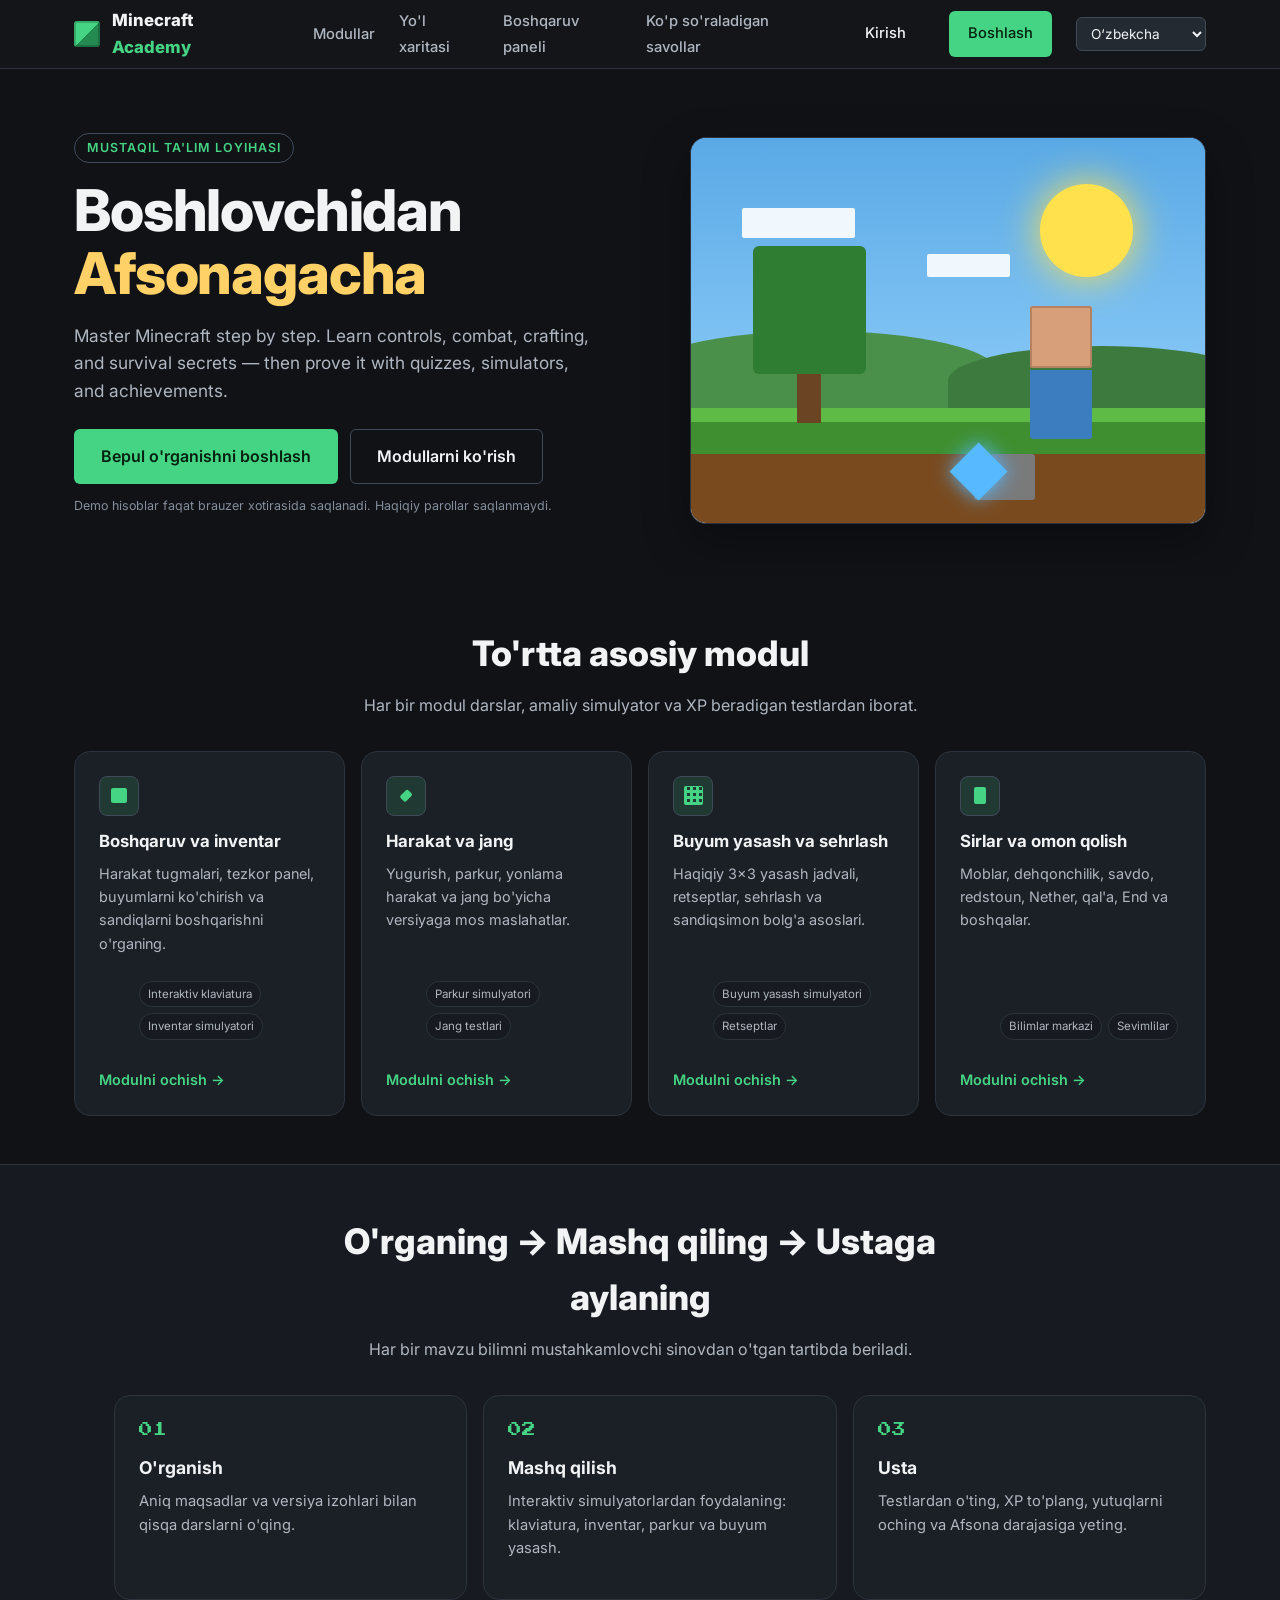
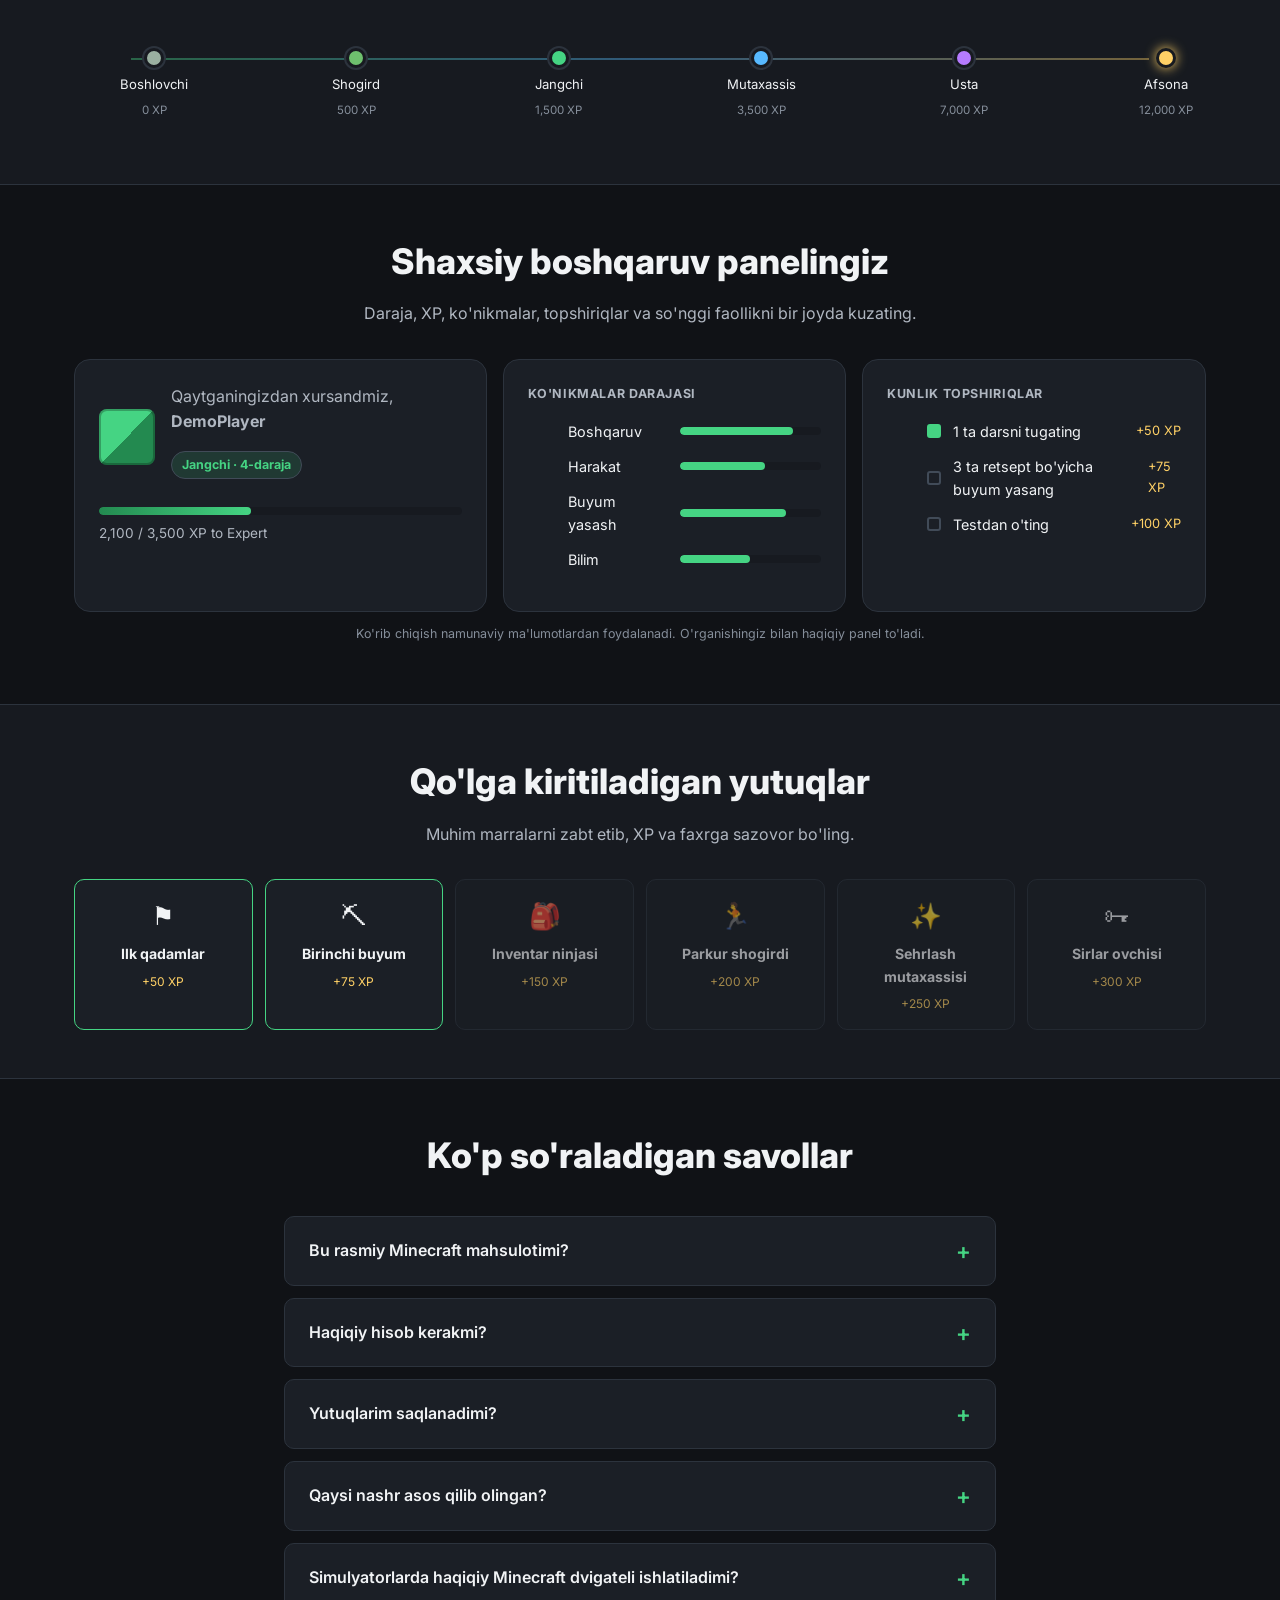
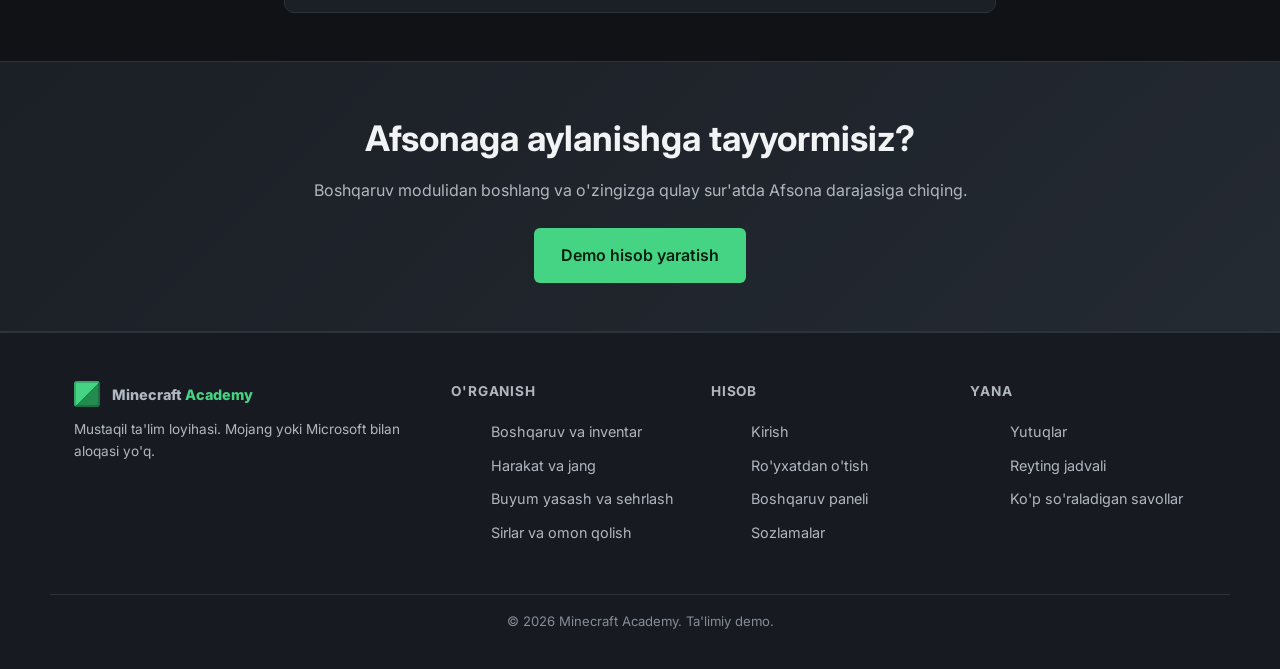
<file: index.html>
<!DOCTYPE html>
<html lang="en">
<head>
  <meta charset="UTF-8" />
  <meta name="viewport" content="width=device-width, initial-scale=1.0" />
  <title>Minecraft Academy — From Beginner to Legend</title>
  <meta name="description" content="An independent educational academy to master Minecraft from Beginner to Legend. Learn controls, combat, crafting, and secrets." />
  <link rel="preconnect" href="https://fonts.googleapis.com" />
  <link rel="preconnect" href="https://fonts.gstatic.com" crossorigin />
  <link href="https://fonts.googleapis.com/css2?family=Inter:wght@400;500;600;700;800&family=Press+Start+2P&display=swap" rel="stylesheet" />
  <link rel="stylesheet" href="css/styles.css" />
  <link rel="stylesheet" href="css/pages.css" />
  <link rel="stylesheet" href="css/responsive.css" />
</head>
<body>
  <a class="skip-link" href="#main">Skip to content</a>

  <header class="site-header">
    <div class="container header-inner">
      <a class="logo" href="index.html" aria-label="Minecraft Academy Home">
        <span class="logo-block" aria-hidden="true"></span>
        <span class="logo-text">Minecraft <em>Academy</em></span>
      </a>
      <nav class="main-nav" aria-label="Main navigation">
        <button class="nav-toggle" aria-expanded="false" aria-controls="nav-list">
          <span class="sr-only">Toggle menu</span>
          <span class="hamburger" aria-hidden="true"></span>
        </button>
        <ul id="nav-list" class="nav-list">
          <li><a href="#modules">Modules</a></li>
          <li><a href="#journey">Journey</a></li>
          <li><a href="#dashboard-preview">Dashboard</a></li>
          <li><a href="#faq">FAQ</a></li>
          <li><a class="btn btn-ghost" href="login.html">Log in</a></li>
          <li><a class="btn btn-primary" href="register.html">Get Started</a></li>
        </ul>
      </nav>
    </div>
  </header>

  <main id="main">
    <!-- HERO -->
    <section class="hero">
      <div class="container hero-grid">
        <div class="hero-copy">
          <p class="eyebrow">Independent educational project</p>
          <h1>From <span class="text-emerald">Beginner</span> to <span class="text-gold">Legend</span></h1>
          <p class="lead">
            Master Minecraft step by step. Learn controls, combat, crafting, and survival secrets —
            then prove it with quizzes, simulators, and achievements.
          </p>
          <div class="hero-cta">
            <a class="btn btn-primary btn-lg" href="register.html">Start Learning Free</a>
            <a class="btn btn-outline btn-lg" href="#modules">Explore Modules</a>
          </div>
          <p class="micro-note">Demo accounts use local storage only. No real passwords stored.</p>
        </div>

        <div class="hero-art" aria-hidden="true">
          <div class="pixel-scene">
            <div class="sky"></div>
            <div class="sun"></div>
            <div class="cloud c1"></div>
            <div class="cloud c2"></div>
            <div class="hill far"></div>
            <div class="hill near"></div>
            <div class="grass-top"></div>
            <div class="dirt"></div>
            <div class="stone"></div>
            <div class="tree">
              <div class="leaves"></div>
              <div class="trunk"></div>
            </div>
            <div class="player">
              <div class="head"></div>
              <div class="body"></div>
            </div>
            <div class="diamond"></div>
          </div>
        </div>
      </div>
    </section>

    <!-- MODULES -->
    <section id="modules" class="section">
      <div class="container">
        <div class="section-head">
          <h2>Four core modules</h2>
          <p>Each module combines lessons, a hands-on simulator, and quizzes that reward XP.</p>
        </div>
        <div class="card-grid four">
          <article class="module-card">
            <div class="module-icon icon-keyboard" aria-hidden="true"></div>
            <h3>Controls &amp; Inventory</h3>
            <p>Master movement keys, hotbar slots, item transfer, and chest management.</p>
            <ul class="tag-list">
              <li class="tag">Interactive keyboard</li>
              <li class="tag">Inventory sim</li>
            </ul>
            <a class="link-arrow" href="controls.html">Open module →</a>
          </article>
          <article class="module-card">
            <div class="module-icon icon-sword" aria-hidden="true"></div>
            <h3>Movement &amp; Combat</h3>
            <p>Sprinting, parkour, strafing, positioning, and edition-aware combat tips.</p>
            <ul class="tag-list">
              <li class="tag">Parkour sim</li>
              <li class="tag">Combat quizzes</li>
            </ul>
            <a class="link-arrow" href="movement-combat.html">Open module →</a>
          </article>
          <article class="module-card">
            <div class="module-icon icon-craft" aria-hidden="true"></div>
            <h3>Crafting &amp; Enchanting</h3>
            <p>Real 3×3 crafting grid, recipe catalog, enchanting and anvil basics.</p>
            <ul class="tag-list">
              <li class="tag">Crafting sim</li>
              <li class="tag">Recipe data</li>
            </ul>
            <a class="link-arrow" href="crafting.html">Open module →</a>
          </article>
          <article class="module-card">
            <div class="module-icon icon-book" aria-hidden="true"></div>
            <h3>Secrets &amp; Survival</h3>
            <p>Mobs, farming, trading, redstone, Nether, Stronghold, End, and more.</p>
            <ul class="tag-list">
              <li class="tag">Knowledge hub</li>
              <li class="tag">Favorites</li>
            </ul>
            <a class="link-arrow" href="secrets.html">Open module →</a>
          </article>
        </div>
      </div>
    </section>

    <!-- JOURNEY -->
    <section id="journey" class="section section-alt">
      <div class="container">
        <div class="section-head">
          <h2>Learn → Practice → Master</h2>
          <p>Every concept follows a proven loop so the knowledge sticks.</p>
        </div>
        <ol class="journey-steps">
          <li>
            <span class="step-num">01</span>
            <h3>Learn</h3>
            <p>Read concise lessons with clear objectives and edition notes.</p>
          </li>
          <li>
            <span class="step-num">02</span>
            <h3>Practice</h3>
            <p>Use interactive simulators: keyboard, inventory, parkour, crafting.</p>
          </li>
          <li>
            <span class="step-num">03</span>
            <h3>Master</h3>
            <p>Pass quizzes, earn XP, unlock achievements, and reach Legend.</p>
          </li>
        </ol>

        <div class="rank-track">
          <div class="rank-track-line" aria-hidden="true"></div>
          <ul class="rank-list">
            <li class="rank-pip"><span class="rank-dot beginner"></span><span>Beginner</span><small>0 XP</small></li>
            <li class="rank-pip"><span class="rank-dot apprentice"></span><span>Apprentice</span><small>500 XP</small></li>
            <li class="rank-pip"><span class="rank-dot warrior"></span><span>Warrior</span><small>1,500 XP</small></li>
            <li class="rank-pip"><span class="rank-dot expert"></span><span>Expert</span><small>3,500 XP</small></li>
            <li class="rank-pip"><span class="rank-dot master"></span><span>Master</span><small>7,000 XP</small></li>
            <li class="rank-pip"><span class="rank-dot legend"></span><span>Legend</span><small>12,000 XP</small></li>
          </ul>
        </div>
      </div>
    </section>

    <!-- DASHBOARD PREVIEW -->
    <section id="dashboard-preview" class="section">
      <div class="container">
        <div class="section-head">
          <h2>Your personal dashboard</h2>
          <p>Track rank, XP, skills, quests, and recent activity in one place.</p>
        </div>
        <div class="dashboard-preview">
          <div class="dash-card">
            <div class="dash-row">
              <div class="avatar" aria-hidden="true"></div>
              <div>
                <p class="muted">Welcome back, <strong>DemoPlayer</strong></p>
                <p class="rank-badge">Warrior · Level 4</p>
              </div>
            </div>
            <div class="xp-bar"><div class="xp-fill" style="width: 42%"></div></div>
            <p class="muted small">2,100 / 3,500 XP to Expert</p>
          </div>
          <div class="dash-card">
            <h4>Skill ratings</h4>
            <ul class="skill-list">
              <li><span>Controls</span><div class="bar"><div class="bar-fill" style="width: 80%"></div></div></li>
              <li><span>Movement</span><div class="bar"><div class="bar-fill" style="width: 60%"></div></div></li>
              <li><span>Crafting</span><div class="bar"><div class="bar-fill" style="width: 75%"></div></div></li>
              <li><span>Knowledge</span><div class="bar"><div class="bar-fill" style="width: 50%"></div></div></li>
            </ul>
          </div>
          <div class="dash-card">
            <h4>Daily quests</h4>
            <ul class="quest-list">
              <li><span class="quest-dot done"></span> Complete 1 lesson <em>+50 XP</em></li>
              <li><span class="quest-dot"></span> Craft 3 recipes <em>+75 XP</em></li>
              <li><span class="quest-dot"></span> Pass a quiz <em>+100 XP</em></li>
            </ul>
          </div>
        </div>
        <p class="micro-note center">Preview uses sample data. Your real dashboard fills as you learn.</p>
      </div>
    </section>

    <!-- ACHIEVEMENTS PREVIEW -->
    <section class="section section-alt">
      <div class="container">
        <div class="section-head">
          <h2>Achievements to chase</h2>
          <p>Earn XP and bragging rights for real milestones.</p>
        </div>
        <div class="ach-preview">
          <div class="ach-badge earned"><span class="ach-icon">⚑</span><strong>First Steps</strong><small>+50 XP</small></div>
          <div class="ach-badge earned"><span class="ach-icon">⛏</span><strong>First Craft</strong><small>+75 XP</small></div>
          <div class="ach-badge"><span class="ach-icon">🎒</span><strong>Inventory Ninja</strong><small>+150 XP</small></div>
          <div class="ach-badge"><span class="ach-icon">🏃</span><strong>Parkour Apprentice</strong><small>+200 XP</small></div>
          <div class="ach-badge"><span class="ach-icon">✨</span><strong>Enchantment Expert</strong><small>+250 XP</small></div>
          <div class="ach-badge"><span class="ach-icon">🗝</span><strong>Secret Hunter</strong><small>+300 XP</small></div>
        </div>
      </div>
    </section>

    <!-- FAQ -->
    <section id="faq" class="section">
      <div class="container narrow">
        <div class="section-head">
          <h2>Frequently asked questions</h2>
        </div>
        <div class="faq-list">
          <details class="faq-item">
            <summary>Is this an official Minecraft product?</summary>
            <p>No. Minecraft Academy is an independent educational project inspired by Minecraft. We are not affiliated with Mojang or Microsoft.</p>
          </details>
          <details class="faq-item">
            <summary>Do I need a real account?</summary>
            <p>No. The demo uses local browser storage and demo-only credentials. Never enter a real password. Production authentication would require a secure backend.</p>
          </details>
          <details class="faq-item">
            <summary>Does my progress save?</summary>
            <p>Yes — for demo purposes, XP, lessons, and achievements persist in localStorage across reloads in the same browser.</p>
          </details>
          <details class="faq-item">
            <summary>Which edition is used?</summary>
            <p>Content is based primarily on Java Edition 1.20+ with clearly labeled Bedrock differences where relevant.</p>
          </details>
          <details class="faq-item">
            <summary>Do simulators use the real Minecraft engine?</summary>
            <p>No. They are simplified browser exercises that teach concepts. Real mechanics are noted in each lesson.</p>
          </details>
        </div>
      </div>
    </section>

    <!-- CTA -->
    <section class="section cta-band">
      <div class="container center">
        <h2>Ready to become a Legend?</h2>
        <p>Start with the Controls module and climb to Legend rank — at your own pace.</p>
        <a class="btn btn-primary btn-lg" href="register.html">Create Demo Account</a>
      </div>
    </section>
  </main>

  <footer class="site-footer">
    <div class="container footer-grid">
      <div>
        <a class="logo" href="index.html">
          <span class="logo-block" aria-hidden="true"></span>
          <span class="logo-text">Minecraft <em>Academy</em></span>
        </a>
        <p class="muted small">Independent educational project. Not affiliated with Mojang or Microsoft.</p>
      </div>
      <div>
        <h4>Learn</h4>
        <ul>
          <li><a href="controls.html">Controls &amp; Inventory</a></li>
          <li><a href="movement-combat.html">Movement &amp; Combat</a></li>
          <li><a href="crafting.html">Crafting &amp; Enchanting</a></li>
          <li><a href="secrets.html">Secrets &amp; Survival</a></li>
        </ul>
      </div>
      <div>
        <h4>Account</h4>
        <ul>
          <li><a href="login.html">Log in</a></li>
          <li><a href="register.html">Register</a></li>
          <li><a href="dashboard.html">Dashboard</a></li>
          <li><a href="settings.html">Settings</a></li>
        </ul>
      </div>
      <div>
        <h4>More</h4>
        <ul>
          <li><a href="achievements.html">Achievements</a></li>
          <li><a href="leaderboard.html">Leaderboard</a></li>
          <li><a href="#faq">FAQ</a></li>
        </ul>
      </div>
    </div>
    <div class="container footer-bottom">
      <p>© <span id="year"></span> Minecraft Academy. Educational demo.</p>
    </div>
  </footer>

  <script type="module" src="js/i18n.js"></script>
  <script type="module" src="js/app.js"></script>
</body>
</html>
</file>
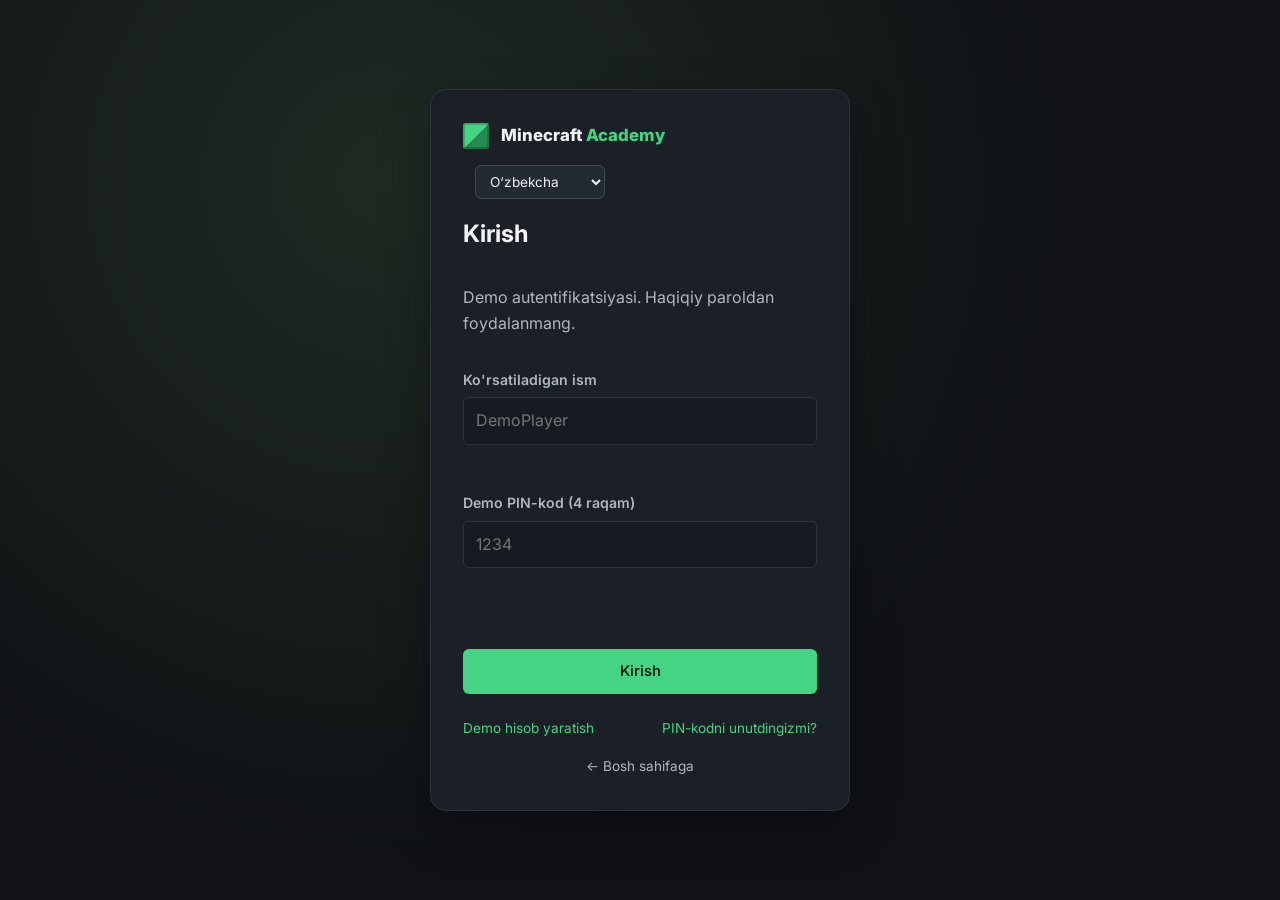
<file: achievements.html>
<!DOCTYPE html>
<html lang="en">
<head>
  <meta charset="UTF-8" />
  <meta name="viewport" content="width=device-width, initial-scale=1.0" />
  <title>Achievements — Minecraft Academy</title>
  <link href="https://fonts.googleapis.com/css2?family=Inter:wght@400;500;600;700;800&family=Press+Start+2P&display=swap" rel="stylesheet" />
  <link rel="stylesheet" href="css/styles.css" />
  <link rel="stylesheet" href="css/pages.css" />
  <link rel="stylesheet" href="css/responsive.css" />
</head>
<body class="app-page">
  <div class="app-shell">
    <aside class="sidebar" id="sidebar" aria-label="Sidebar navigation">
      <a class="logo" href="index.html">
        <span class="logo-block" aria-hidden="true"></span>
        <span class="logo-text">Minecraft <em>Academy</em></span>
      </a>
      <nav class="side-nav">
        <a class="side-link" href="dashboard.html">Dashboard</a>
        <a class="side-link" href="controls.html">Controls &amp; Inventory</a>
        <a class="side-link" href="movement-combat.html">Movement &amp; Combat</a>
        <a class="side-link" href="crafting.html">Crafting &amp; Enchanting</a>
        <a class="side-link" href="secrets.html">Secrets &amp; Survival</a>
        <hr />
        <a class="side-link active" href="achievements.html">Achievements</a>
        <a class="side-link" href="leaderboard.html">Leaderboard</a>
        <a class="side-link" href="profile.html">Profile</a>
        <a class="side-link" href="settings.html">Settings</a>
      </nav>
      <button class="btn btn-ghost btn-block" id="logout-btn">Log out</button>
    </aside>
    <div class="app-main">
      <header class="app-topbar">
        <button class="nav-toggle" id="sidebar-toggle" aria-controls="sidebar" aria-expanded="false">
          <span class="sr-only">Toggle sidebar</span><span class="hamburger" aria-hidden="true"></span>
        </button>
        <h1 class="app-title">Achievements</h1>
        <div class="topbar-user"><span class="avatar small" aria-hidden="true"></span><span id="topbar-name">DemoPlayer</span></div>
      </header>

      <main class="app-content">
        <section class="panel">
          <h2 class="panel-title">Your achievements</h2>
          <p class="muted small" id="ach-summary">Loading…</p>
          <div class="ach-list" id="ach-list"></div>
        </section>
      </main>
    </div>
  </div>

  <script type="module" src="js/i18n.js"></script>
  <script type="module" src="js/app.js"></script>
  <script type="module" src="js/achievements.js"></script>
</body>
</html>
</file>
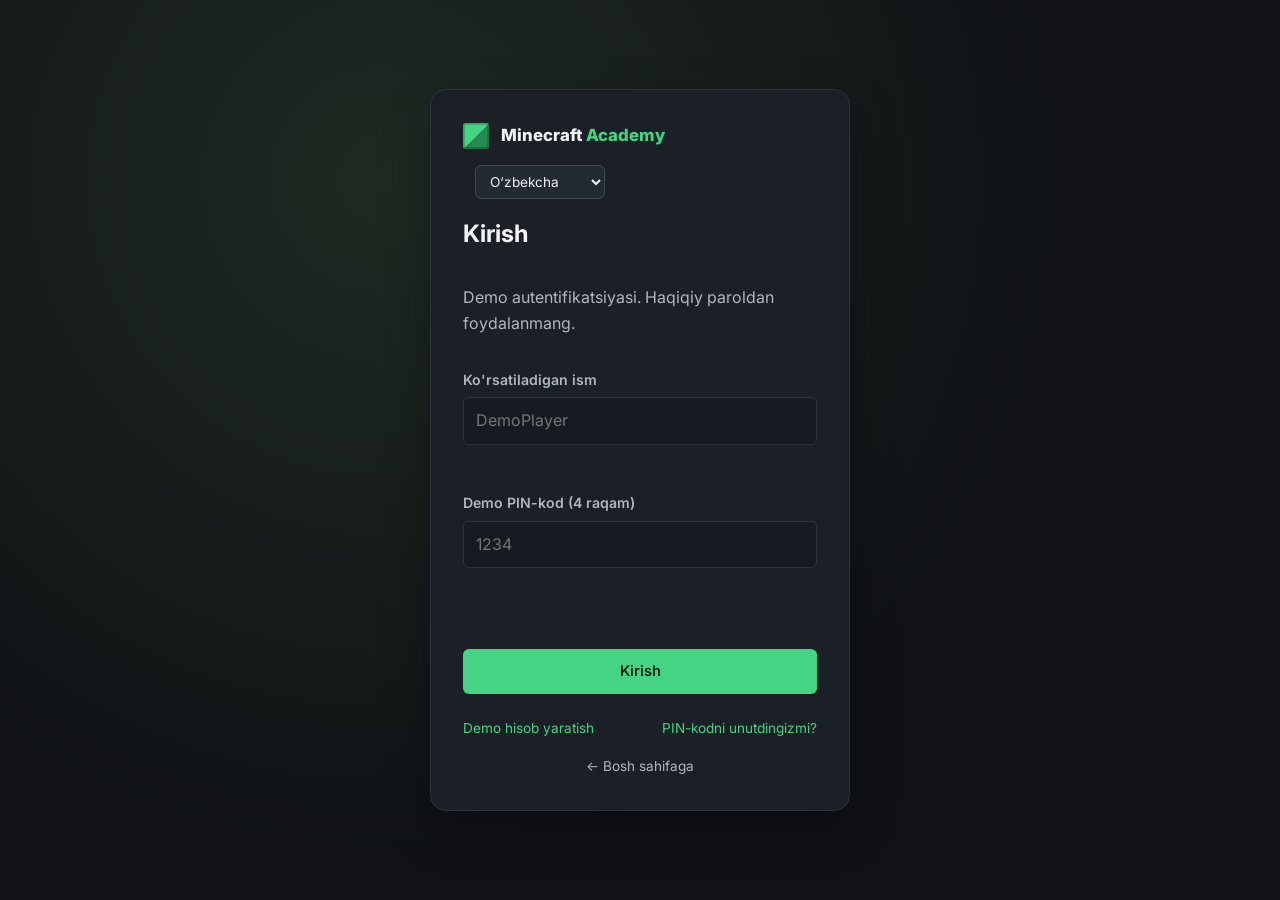
<file: controls.html>
<!DOCTYPE html>
<html lang="en">
<head>
  <meta charset="UTF-8" />
  <meta name="viewport" content="width=device-width, initial-scale=1.0" />
  <title>Controls &amp; Inventory — Minecraft Academy</title>
  <link href="https://fonts.googleapis.com/css2?family=Inter:wght@400;500;600;700;800&family=Press+Start+2P&display=swap" rel="stylesheet" />
  <link rel="stylesheet" href="css/styles.css" />
  <link rel="stylesheet" href="css/pages.css" />
  <link rel="stylesheet" href="css/responsive.css" />
</head>
<body class="app-page">
  <div class="app-shell">
    <aside class="sidebar" id="sidebar" aria-label="Sidebar navigation">
      <a class="logo" href="index.html">
        <span class="logo-block" aria-hidden="true"></span>
        <span class="logo-text">Minecraft <em>Academy</em></span>
      </a>
      <nav class="side-nav">
        <a class="side-link" href="dashboard.html">Dashboard</a>
        <a class="side-link active" href="controls.html">Controls &amp; Inventory</a>
        <a class="side-link" href="movement-combat.html">Movement &amp; Combat</a>
        <a class="side-link" href="crafting.html">Crafting &amp; Enchanting</a>
        <a class="side-link" href="secrets.html">Secrets &amp; Survival</a>
        <hr />
        <a class="side-link" href="achievements.html">Achievements</a>
        <a class="side-link" href="leaderboard.html">Leaderboard</a>
        <a class="side-link" href="profile.html">Profile</a>
        <a class="side-link" href="settings.html">Settings</a>
      </nav>
      <button class="btn btn-ghost btn-block" id="logout-btn">Log out</button>
    </aside>
    <div class="app-main">
      <header class="app-topbar">
        <button class="nav-toggle" id="sidebar-toggle" aria-controls="sidebar" aria-expanded="false">
          <span class="sr-only">Toggle sidebar</span><span class="hamburger" aria-hidden="true"></span>
        </button>
        <h1 class="app-title">Controls &amp; Inventory</h1>
        <div class="topbar-user"><span class="avatar small" aria-hidden="true"></span><span id="topbar-name">DemoPlayer</span></div>
      </header>

      <main class="app-content">
        <section class="panel">
          <h2 class="panel-title">Lesson objectives</h2>
          <ul class="objective-list">
            <li>Identify movement, inventory, combat, and utility keys.</li>
            <li>Understand hotbar slots and item transfer.</li>
            <li>Complete an inventory challenge with a timer.</li>
          </ul>
          <p class="micro-note">Controls may vary by Java/Bedrock edition and player settings. Default Java 1.20+ keys shown.</p>
        </section>

        <section class="panel">
          <h2 class="panel-title">Additional lessons</h2>
          <div class="card-grid" id="extra-control-lessons"></div>
        </section>

        <section class="panel">
          <div class="tabs" role="tablist">
            <button class="tab active" data-filter="all" role="tab" aria-selected="true">All</button>
            <button class="tab" data-filter="movement" role="tab" aria-selected="false">Movement</button>
            <button class="tab" data-filter="inventory" role="tab" aria-selected="false">Inventory</button>
            <button class="tab" data-filter="combat" role="tab" aria-selected="false">Combat</button>
            <button class="tab" data-filter="utility" role="tab" aria-selected="false">Utility</button>
          </div>
          <div class="keyboard" id="keyboard"></div>
          <div class="key-detail" id="key-detail">
            <p class="muted">Click any key to see its function and explanation.</p>
          </div>
        </section>

        <section class="panel">
          <h2 class="panel-title">Inventory simulator</h2>
          <p class="muted small">Click a hotbar item, then click an inventory slot to move it. Click two inventory slots to swap.</p>
          <div class="inv-wrap">
            <div class="inv-section">
              <h4>Hotbar</h4>
              <div class="hotbar" id="hotbar"></div>
            </div>
            <div class="inv-section">
              <h4>Inventory (27 slots)</h4>
              <div class="inventory-grid" id="inventory-grid"></div>
            </div>
          </div>
          <div class="inv-actions">
            <button class="btn btn-outline" id="sort-inv">Sort inventory</button>
            <button class="btn btn-outline" id="reset-inv">Reset inventory</button>
          </div>
          <div class="form-status" id="inv-status" role="status" aria-live="polite"></div>
        </section>

        <section class="panel">
          <h2 class="panel-title">Inventory challenge</h2>
          <p id="challenge-task" class="challenge-task">Move the Diamond Sword into hotbar slot 1.</p>
          <div class="challenge-bar">
            <span>Time: <strong id="challenge-timer">30</strong>s</span>
            <span>Score: <strong id="challenge-score">0</strong></span>
            <button class="btn btn-primary" id="challenge-start">Start challenge</button>
            <button class="btn btn-outline" id="challenge-retry">Retry</button>
          </div>
          <div class="form-status" id="challenge-status" role="status" aria-live="polite"></div>
        </section>

        <section class="panel">
          <h2 class="panel-title">Quiz</h2>
          <div id="quiz-controls"></div>
        </section>

        <div class="module-nav">
          <a class="btn btn-outline" href="dashboard.html">← Dashboard</a>
          <a class="btn btn-primary" href="movement-combat.html">Next: Movement →</a>
        </div>
      </main>
    </div>
  </div>

  <script type="module" src="js/i18n.js"></script>
  <script type="module" src="js/app.js"></script>
  <script type="module" src="js/controls.js"></script>
</body>
</html>
</file>
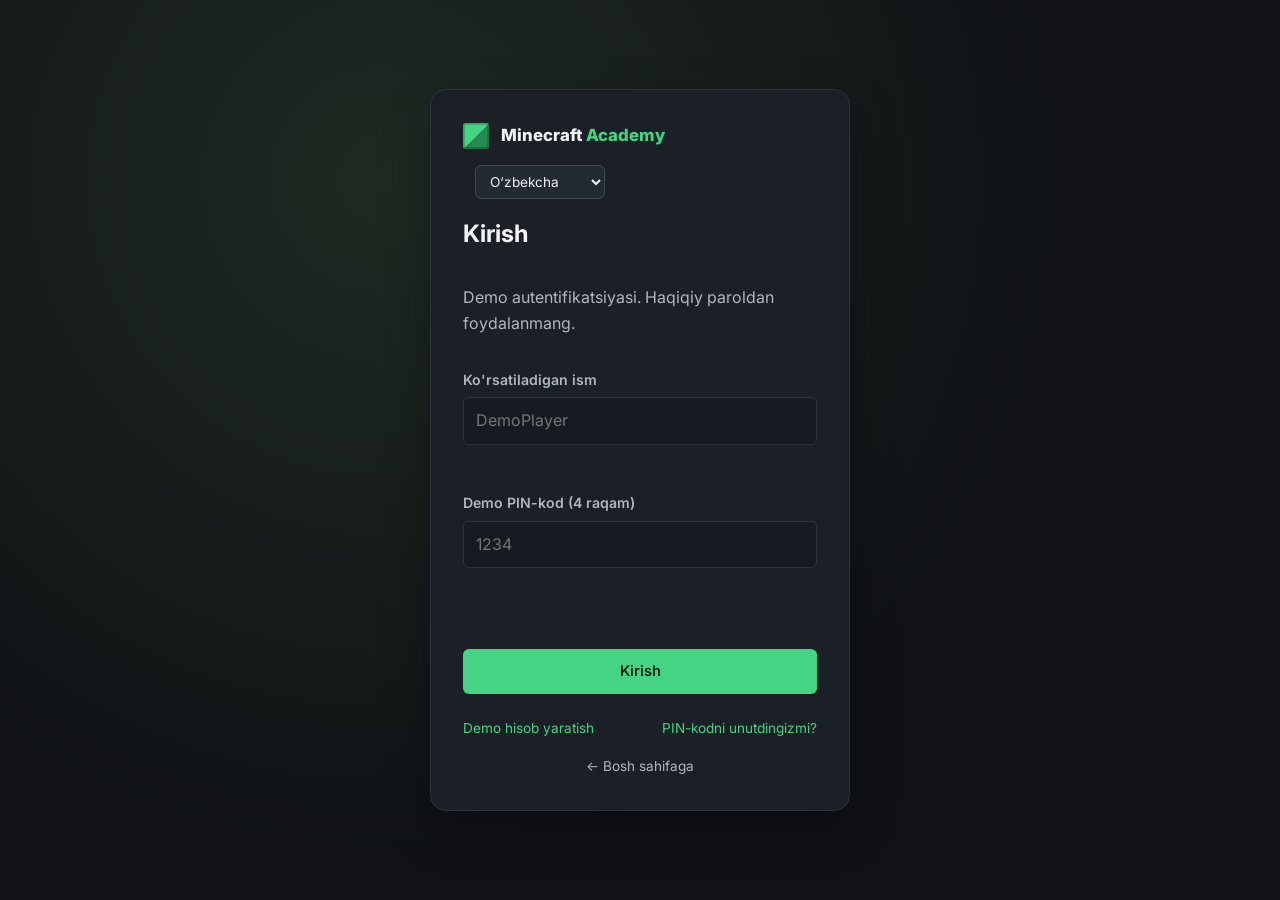
<file: crafting.html>
<!DOCTYPE html>
<html lang="en">
<head>
  <meta charset="UTF-8" />
  <meta name="viewport" content="width=device-width, initial-scale=1.0" />
  <title>Crafting &amp; Enchanting — Minecraft Academy</title>
  <link href="https://fonts.googleapis.com/css2?family=Inter:wght@400;500;600;700;800&family=Press+Start+2P&display=swap" rel="stylesheet" />
  <link rel="stylesheet" href="css/styles.css" />
  <link rel="stylesheet" href="css/pages.css" />
  <link rel="stylesheet" href="css/responsive.css" />
</head>
<body class="app-page">
  <div class="app-shell">
    <aside class="sidebar" id="sidebar" aria-label="Sidebar navigation">
      <a class="logo" href="index.html">
        <span class="logo-block" aria-hidden="true"></span>
        <span class="logo-text">Minecraft <em>Academy</em></span>
      </a>
      <nav class="side-nav">
        <a class="side-link" href="dashboard.html">Dashboard</a>
        <a class="side-link" href="controls.html">Controls &amp; Inventory</a>
        <a class="side-link" href="movement-combat.html">Movement &amp; Combat</a>
        <a class="side-link active" href="crafting.html">Crafting &amp; Enchanting</a>
        <a class="side-link" href="secrets.html">Secrets &amp; Survival</a>
        <hr />
        <a class="side-link" href="achievements.html">Achievements</a>
        <a class="side-link" href="leaderboard.html">Leaderboard</a>
        <a class="side-link" href="profile.html">Profile</a>
        <a class="side-link" href="settings.html">Settings</a>
      </nav>
      <button class="btn btn-ghost btn-block" id="logout-btn">Log out</button>
    </aside>
    <div class="app-main">
      <header class="app-topbar">
        <button class="nav-toggle" id="sidebar-toggle" aria-controls="sidebar" aria-expanded="false">
          <span class="sr-only">Toggle sidebar</span><span class="hamburger" aria-hidden="true"></span>
        </button>
        <h1 class="app-title">Crafting &amp; Enchanting</h1>
        <div class="topbar-user"><span class="avatar small" aria-hidden="true"></span><span id="topbar-name">DemoPlayer</span></div>
      </header>

      <main class="app-content">
        <section class="panel">
          <h2 class="panel-title">3×3 Crafting grid</h2>
          <p class="muted small">Select an ingredient from the tray, then click a grid cell to place it. Click a filled cell to remove. Matches Java 1.20 recipes.</p>
          <div class="craft-wrap">
            <div class="craft-side">
              <h4>Ingredients</h4>
              <div class="tray" id="ingredient-tray"></div>
            </div>
            <div class="craft-center">
              <div class="crafting-grid" id="crafting-grid" role="grid" aria-label="Crafting grid"></div>
              <div class="craft-arrow" aria-hidden="true">➜</div>
              <div class="craft-output" id="craft-output" aria-live="polite">
                <span class="muted small">Output</span>
              </div>
              <button class="btn btn-primary" id="craft-btn" disabled>Craft</button>
              <button class="btn btn-outline" id="clear-grid">Clear</button>
            </div>
          </div>
          <div class="form-status" id="craft-status" role="status" aria-live="polite"></div>
        </section>

        <section class="panel">
          <h2 class="panel-title">Recipe catalog</h2>
          <div class="filters">
            <input type="search" id="recipe-search" placeholder="Search recipes…" aria-label="Search recipes" />
            <select id="recipe-category" aria-label="Filter by category">
              <option value="all">All categories</option>
              <option value="tools">Tools</option>
              <option value="weapons">Weapons</option>
              <option value="armor">Armor</option>
              <option value="food">Food</option>
              <option value="utility">Utility</option>
            </select>
            <select id="recipe-difficulty" aria-label="Filter by difficulty">
              <option value="all">All difficulties</option>
              <option value="easy">Easy</option>
              <option value="medium">Medium</option>
              <option value="hard">Hard</option>
            </select>
          </div>
          <div class="recipe-grid" id="recipe-grid"></div>
        </section>

        <section class="panel">
          <h2 class="panel-title">Enchanting basics</h2>
          <ul class="objective-list">
            <li>Enchanting table requires <strong>Lapis Lazuli</strong> and XP levels.</li>
            <li>Bookshelves around the table increase available enchantment levels.</li>
            <li>Anvils combine items and repair durability using XP.</li>
            <li>Grindstones remove enchantments and repair some durability.</li>
          </ul>
        </section>

        <section class="panel">
          <h2 class="panel-title">Additional lessons</h2>
          <div class="card-grid" id="extra-crafting-lessons"></div>
        </section>

        <section class="panel">
          <h2 class="panel-title">Quiz</h2>
          <div id="quiz-crafting"></div>
        </section>

        <div class="module-nav">
          <a class="btn btn-outline" href="movement-combat.html">← Movement</a>
          <a class="btn btn-primary" href="secrets.html">Next: Secrets →</a>
        </div>
      </main>
    </div>
  </div>

  <script type="module" src="js/i18n.js"></script>
  <script type="module" src="js/app.js"></script>
  <script type="module" src="js/crafting.js"></script>
</body>
</html>
</file>
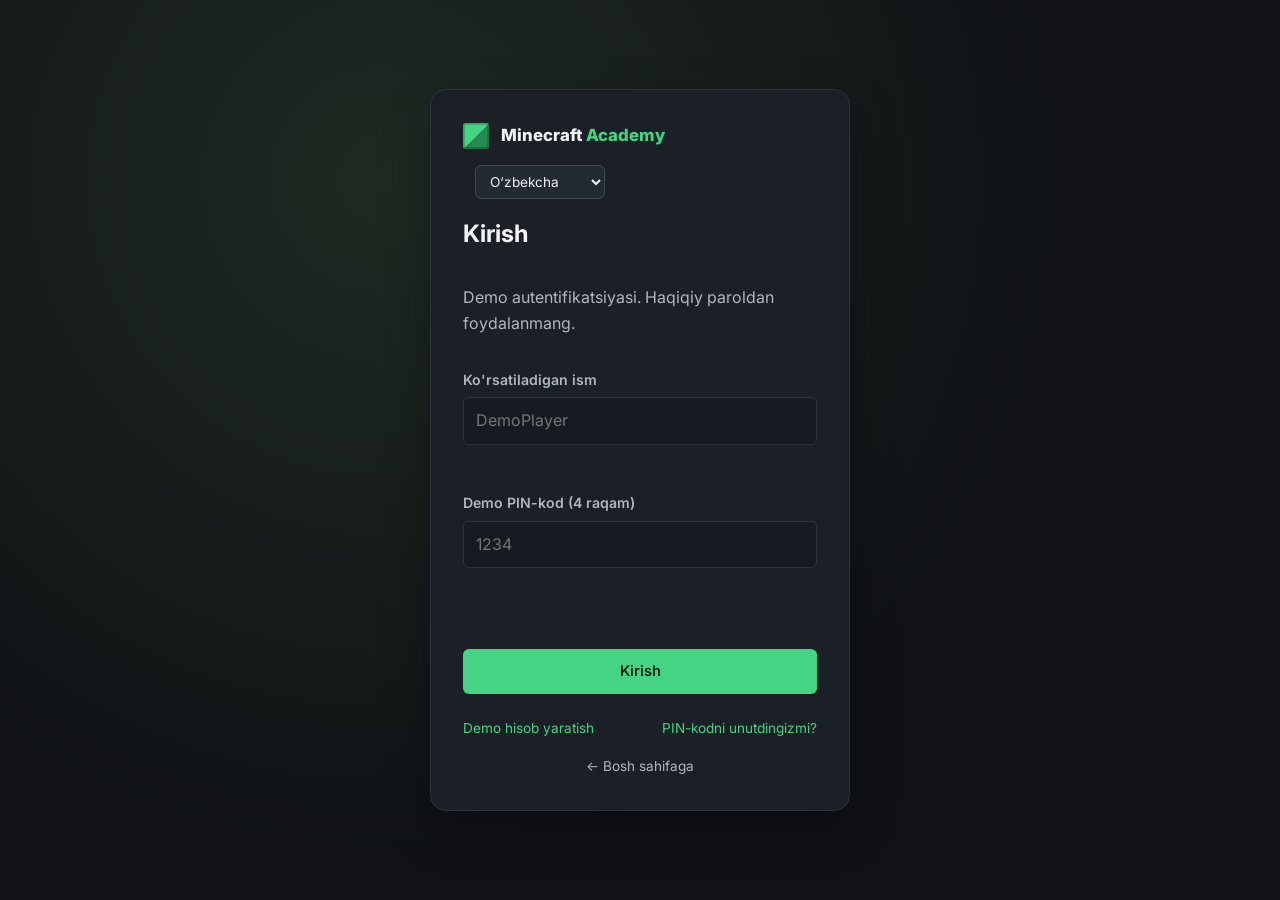
<file: dashboard.html>
<!DOCTYPE html>
<html lang="en">
<head>
  <meta charset="UTF-8" />
  <meta name="viewport" content="width=device-width, initial-scale=1.0" />
  <title>Dashboard — Minecraft Academy</title>
  <link href="https://fonts.googleapis.com/css2?family=Inter:wght@400;500;600;700;800&family=Press+Start+2P&display=swap" rel="stylesheet" />
  <link rel="stylesheet" href="css/styles.css" />
  <link rel="stylesheet" href="css/pages.css" />
  <link rel="stylesheet" href="css/responsive.css" />
</head>
<body class="app-page">
  <div class="app-shell">
    <aside class="sidebar" id="sidebar" aria-label="Sidebar navigation">
      <a class="logo" href="index.html">
        <span class="logo-block" aria-hidden="true"></span>
        <span class="logo-text">Minecraft <em>Academy</em></span>
      </a>
      <nav class="side-nav">
        <a class="side-link active" href="dashboard.html">Dashboard</a>
        <a class="side-link" href="controls.html">Controls &amp; Inventory</a>
        <a class="side-link" href="movement-combat.html">Movement &amp; Combat</a>
        <a class="side-link" href="crafting.html">Crafting &amp; Enchanting</a>
        <a class="side-link" href="secrets.html">Secrets &amp; Survival</a>
        <hr />
        <a class="side-link" href="achievements.html">Achievements</a>
        <a class="side-link" href="leaderboard.html">Leaderboard</a>
        <a class="side-link" href="profile.html">Profile</a>
        <a class="side-link" href="settings.html">Settings</a>
      </nav>
      <button class="btn btn-ghost btn-block" id="logout-btn">Log out</button>
    </aside>

    <div class="app-main">
      <header class="app-topbar">
        <button class="nav-toggle" id="sidebar-toggle" aria-controls="sidebar" aria-expanded="false">
          <span class="sr-only">Toggle sidebar</span>
          <span class="hamburger" aria-hidden="true"></span>
        </button>
        <h1 class="app-title">Dashboard</h1>
        <div class="topbar-user">
          <span class="avatar small" aria-hidden="true"></span>
          <span id="topbar-name">DemoPlayer</span>
        </div>
      </header>

      <main class="app-content">
        <!-- Welcome + progress -->
        <section class="panel welcome-panel">
          <div class="welcome-row">
            <div class="avatar large" aria-hidden="true"></div>
            <div class="welcome-text">
              <p class="muted small">Welcome back</p>
              <h2 id="welcome-name">DemoPlayer</h2>
              <p class="rank-line">
                <span class="rank-badge" id="rank-badge">Beginner</span>
                <span class="muted">Level <span id="level-num">1</span></span>
              </p>
            </div>
          </div>
          <div class="xp-block">
            <div class="xp-labels"><span id="xp-current">0 XP</span><span id="xp-next">500 XP</span></div>
            <div class="xp-bar"><div class="xp-fill" id="xp-fill" style="width:0%"></div></div>
            <p class="muted small" id="xp-hint">500 XP to Apprentice</p>
          </div>
        </section>

        <!-- Continue learning -->
        <section class="panel">
          <h2 class="panel-title">Continue learning</h2>
          <div id="continue-card" class="continue-card"></div>
        </section>

        <!-- Modules -->
        <section class="panel">
          <h2 class="panel-title">Your modules</h2>
          <div class="card-grid four compact" id="modules-grid"></div>
        </section>

        <!-- Skills + quests -->
        <div class="grid-2">
          <section class="panel">
            <h2 class="panel-title">Skill ratings</h2>
            <ul class="skill-list" id="skill-list"></ul>
          </section>
          <section class="panel">
            <h2 class="panel-title">Daily quests</h2>
            <ul class="quest-list" id="quest-list"></ul>
            <p class="micro-note">Demo quests — counters reset automatically each day.</p>
          </section>
        </div>

        <!-- Activity + achievements -->
        <div class="grid-2">
          <section class="panel">
            <h2 class="panel-title">Recent activity</h2>
            <ul class="activity-list" id="activity-list"></ul>
          </section>
          <section class="panel">
            <h2 class="panel-title">Achievements</h2>
            <div class="ach-grid small" id="ach-highlights"></div>
            <a class="link-arrow" href="achievements.html">View all →</a>
          </section>
        </div>

        <!-- Weekly -->
        <section class="panel">
          <h2 class="panel-title">Weekly activity</h2>
          <div class="week-chart" id="week-chart"></div>
          <p class="micro-note">Sample data for demo purposes.</p>
        </section>
      </main>
    </div>
  </div>

  <script type="module" src="js/i18n.js"></script>
  <script type="module" src="js/app.js"></script>
  <script type="module" src="js/dashboard.js"></script>
</body>
</html>
</file>
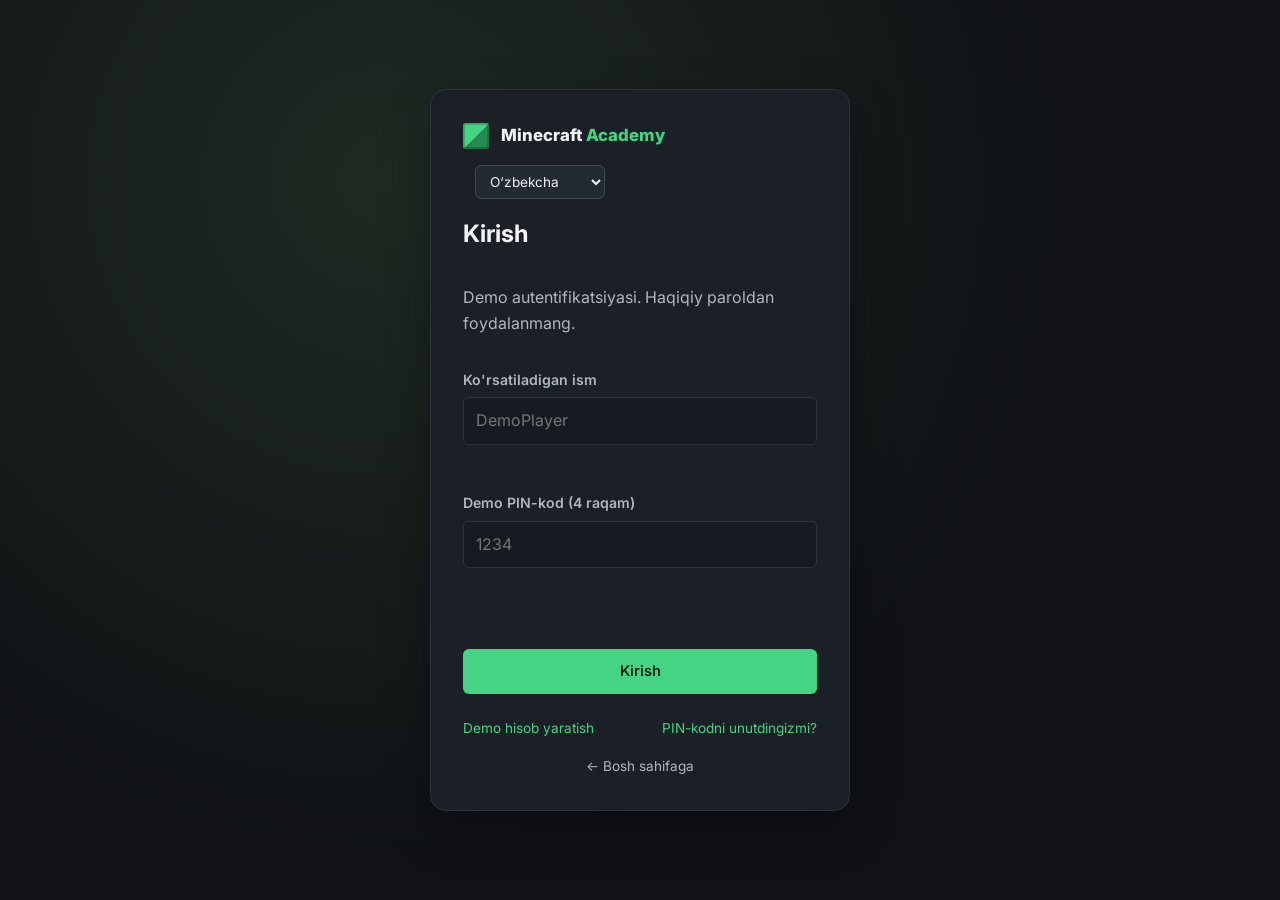
<file: leaderboard.html>
<!DOCTYPE html>
<html lang="en">
<head>
  <meta charset="UTF-8" />
  <meta name="viewport" content="width=device-width, initial-scale=1.0" />
  <title>Leaderboard — Minecraft Academy</title>
  <link href="https://fonts.googleapis.com/css2?family=Inter:wght@400;500;600;700;800&family=Press+Start+2P&display=swap" rel="stylesheet" />
  <link rel="stylesheet" href="css/styles.css" />
  <link rel="stylesheet" href="css/pages.css" />
  <link rel="stylesheet" href="css/responsive.css" />
</head>
<body class="app-page">
  <div class="app-shell">
    <aside class="sidebar" id="sidebar" aria-label="Sidebar navigation">
      <a class="logo" href="index.html">
        <span class="logo-block" aria-hidden="true"></span>
        <span class="logo-text">Minecraft <em>Academy</em></span>
      </a>
      <nav class="side-nav">
        <a class="side-link" href="dashboard.html">Dashboard</a>
        <a class="side-link" href="controls.html">Controls &amp; Inventory</a>
        <a class="side-link" href="movement-combat.html">Movement &amp; Combat</a>
        <a class="side-link" href="crafting.html">Crafting &amp; Enchanting</a>
        <a class="side-link" href="secrets.html">Secrets &amp; Survival</a>
        <hr />
        <a class="side-link" href="achievements.html">Achievements</a>
        <a class="side-link active" href="leaderboard.html">Leaderboard</a>
        <a class="side-link" href="profile.html">Profile</a>
        <a class="side-link" href="settings.html">Settings</a>
      </nav>
      <button class="btn btn-ghost btn-block" id="logout-btn">Log out</button>
    </aside>
    <div class="app-main">
      <header class="app-topbar">
        <button class="nav-toggle" id="sidebar-toggle" aria-controls="sidebar" aria-expanded="false">
          <span class="sr-only">Toggle sidebar</span><span class="hamburger" aria-hidden="true"></span>
        </button>
        <h1 class="app-title">Leaderboard</h1>
        <div class="topbar-user"><span class="avatar small" aria-hidden="true"></span><span id="topbar-name">DemoPlayer</span></div>
      </header>

      <main class="app-content">
        <section class="panel">
          <div class="tabs" role="tablist">
            <button class="tab active" data-board="weekly" role="tab" aria-selected="true">Weekly</button>
            <button class="tab" data-board="alltime" role="tab" aria-selected="false">All-time</button>
          </div>
          <p class="micro-note">Demo entries are sample data. Your own row is highlighted.</p>
          <div class="table-wrap">
            <table class="leaderboard-table" id="leaderboard-table">
              <thead>
                <tr><th>#</th><th>Player</th><th>Rank</th><th>XP</th></tr>
              </thead>
              <tbody id="leaderboard-body"></tbody>
            </table>
          </div>
        </section>
      </main>
    </div>
  </div>

  <script type="module" src="js/i18n.js"></script>
  <script type="module" src="js/app.js"></script>
  <script type="module" src="js/leaderboard.js"></script>
</body>
</html>
</file>
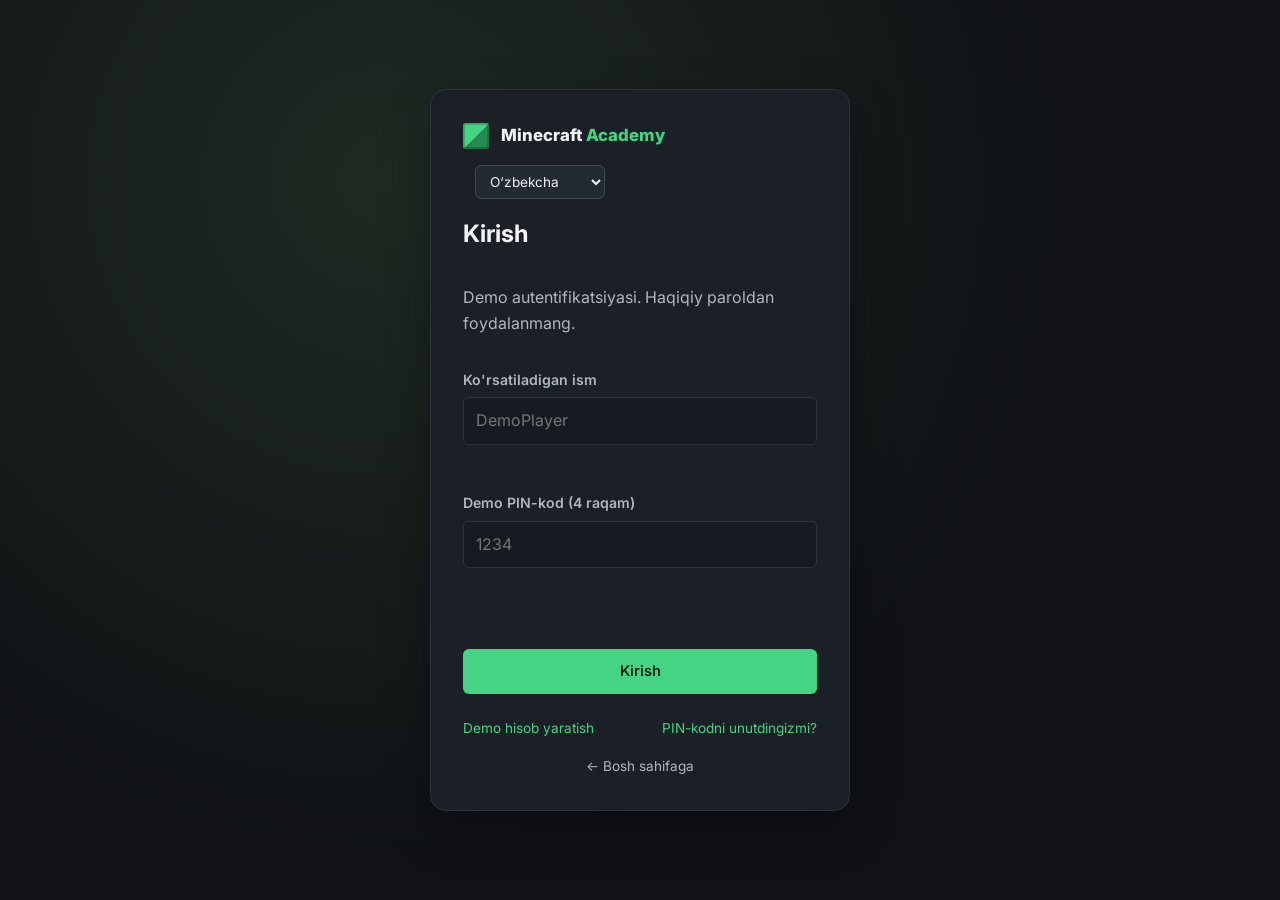
<file: login.html>
<!DOCTYPE html>
<html lang="en">
<head>
  <meta charset="UTF-8" />
  <meta name="viewport" content="width=device-width, initial-scale=1.0" />
  <title>Log in — Minecraft Academy</title>
  <link href="https://fonts.googleapis.com/css2?family=Inter:wght@400;500;600;700;800&family=Press+Start+2P&display=swap" rel="stylesheet" />
  <link rel="stylesheet" href="css/styles.css" />
  <link rel="stylesheet" href="css/pages.css" />
  <link rel="stylesheet" href="css/responsive.css" />
</head>
<body class="auth-page">
  <main class="auth-wrap">
    <div class="auth-card">
      <a class="logo" href="index.html">
        <span class="logo-block" aria-hidden="true"></span>
        <span class="logo-text">Minecraft <em>Academy</em></span>
      </a>
      <h1>Log in</h1>
      <p class="muted">Demo authentication. Do not use a real password.</p>

      <form id="login-form" class="form" novalidate>
        <div class="field">
          <label for="login-name">Display name</label>
          <input id="login-name" name="name" type="text" autocomplete="username" required placeholder="DemoPlayer" />
          <p class="field-error" data-error-for="login-name"></p>
        </div>
        <div class="field">
          <label for="login-pin">Demo PIN (4 digits)</label>
          <input id="login-pin" name="pin" type="text" inputmode="numeric" pattern="\d{4}" maxlength="4" required placeholder="1234" />
          <p class="field-error" data-error-for="login-pin"></p>
        </div>
        <div class="form-status" role="status" aria-live="polite"></div>
        <button class="btn btn-primary btn-block" type="submit">Log in</button>
      </form>

      <div class="auth-links">
        <a href="register.html">Create demo account</a>
        <a href="#" id="forgot-link">Forgot PIN?</a>
      </div>

      <div class="notice" id="forgot-notice" hidden>
        <p><strong>Recovery not configured.</strong> This demo has no email server. Recovery would require a secure backend like Supabase. Please re-register with a new demo account.</p>
      </div>

      <a class="back-link" href="index.html">← Back to home</a>
    </div>
  </main>

  <script type="module" src="js/i18n.js"></script>
  <script type="module" src="js/auth.js"></script>
</body>
</html>
</file>
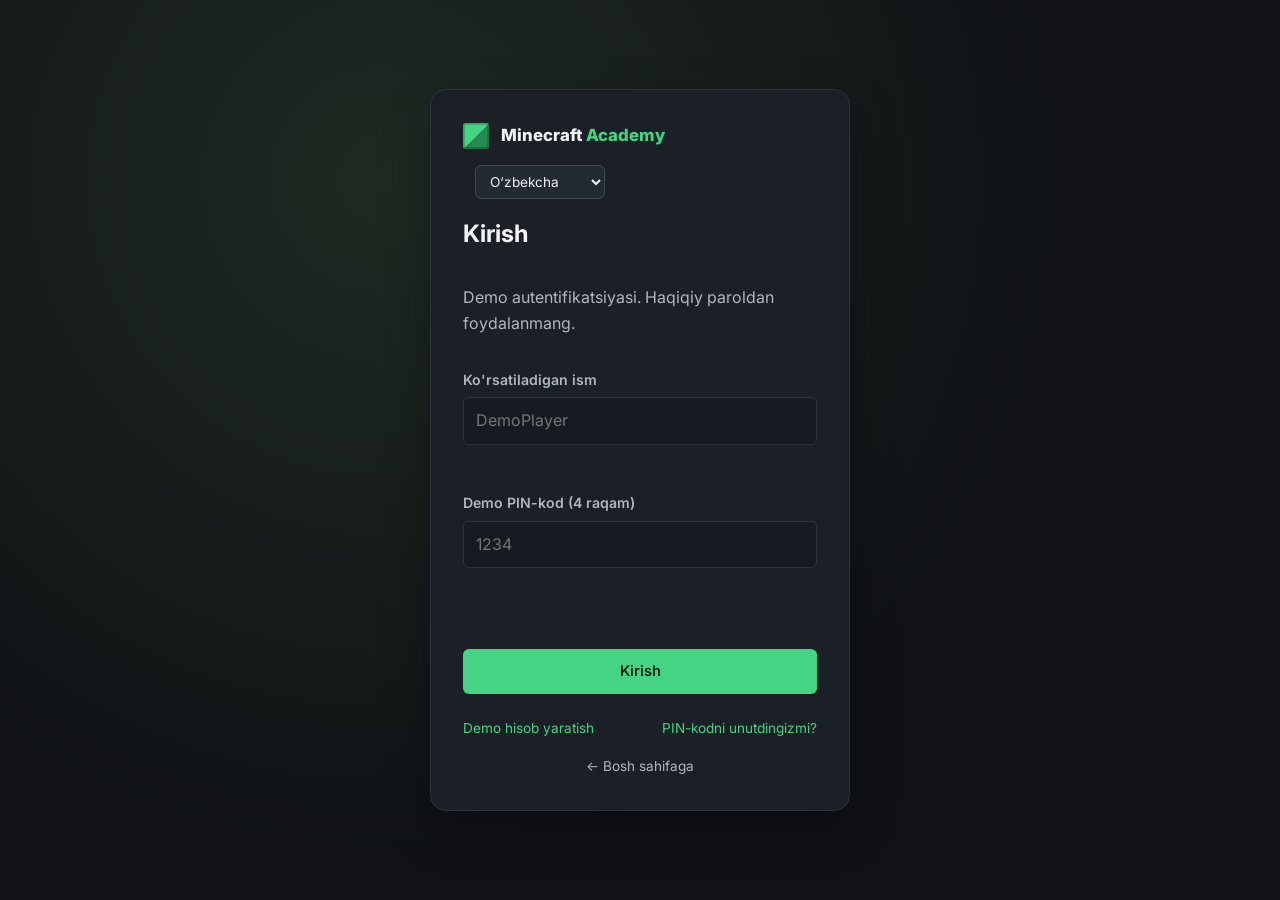
<file: movement-combat.html>
<!DOCTYPE html>
<html lang="en">
<head>
  <meta charset="UTF-8" />
  <meta name="viewport" content="width=device-width, initial-scale=1.0" />
  <title>Movement &amp; Combat — Minecraft Academy</title>
  <link href="https://fonts.googleapis.com/css2?family=Inter:wght@400;500;600;700;800&family=Press+Start+2P&display=swap" rel="stylesheet" />
  <link rel="stylesheet" href="css/styles.css" />
  <link rel="stylesheet" href="css/pages.css" />
  <link rel="stylesheet" href="css/responsive.css" />
</head>
<body class="app-page">
  <div class="app-shell">
    <aside class="sidebar" id="sidebar" aria-label="Sidebar navigation">
      <a class="logo" href="index.html">
        <span class="logo-block" aria-hidden="true"></span>
        <span class="logo-text">Minecraft <em>Academy</em></span>
      </a>
      <nav class="side-nav">
        <a class="side-link" href="dashboard.html">Dashboard</a>
        <a class="side-link" href="controls.html">Controls &amp; Inventory</a>
        <a class="side-link active" href="movement-combat.html">Movement &amp; Combat</a>
        <a class="side-link" href="crafting.html">Crafting &amp; Enchanting</a>
        <a class="side-link" href="secrets.html">Secrets &amp; Survival</a>
        <hr />
        <a class="side-link" href="achievements.html">Achievements</a>
        <a class="side-link" href="leaderboard.html">Leaderboard</a>
        <a class="side-link" href="profile.html">Profile</a>
        <a class="side-link" href="settings.html">Settings</a>
      </nav>
      <button class="btn btn-ghost btn-block" id="logout-btn">Log out</button>
    </aside>
    <div class="app-main">
      <header class="app-topbar">
        <button class="nav-toggle" id="sidebar-toggle" aria-controls="sidebar" aria-expanded="false">
          <span class="sr-only">Toggle sidebar</span><span class="hamburger" aria-hidden="true"></span>
        </button>
        <h1 class="app-title">Movement &amp; Combat</h1>
        <div class="topbar-user"><span class="avatar small" aria-hidden="true"></span><span id="topbar-name">DemoPlayer</span></div>
      </header>

      <main class="app-content">
        <section class="panel">
          <h2 class="panel-title">Lesson cards</h2>
          <div class="lesson-grid" id="lesson-grid"></div>
        </section>

        <section class="panel">
          <h2 class="panel-title">Parkour simulation</h2>
          <p class="muted small">Use <kbd>A</kbd> <kbd>D</kbd> to move and <kbd>Space</kbd> to jump. Reach the green flag. Simplified 2D — not the real Minecraft engine.</p>
          <div class="parkour-wrap">
            <canvas id="parkour-canvas" width="800" height="300" aria-label="Parkour game canvas"></canvas>
          </div>
          <div class="challenge-bar">
            <span>Time: <strong id="parkour-timer">0.0</strong>s</span>
            <span>Checkpoint: <strong id="parkour-checkpoint">0</strong>/3</span>
            <button class="btn btn-primary" id="parkour-start">Start</button>
            <button class="btn btn-outline" id="parkour-reset">Reset</button>
          </div>
          <div class="form-status" id="parkour-status" role="status" aria-live="polite"></div>
        </section>

        <section class="panel">
          <h2 class="panel-title">Combat scenarios</h2>
          <div id="quiz-combat"></div>
        </section>

        <div class="module-nav">
          <a class="btn btn-outline" href="controls.html">← Controls</a>
          <a class="btn btn-primary" href="crafting.html">Next: Crafting →</a>
        </div>
      </main>
    </div>
  </div>

  <script type="module" src="js/i18n.js"></script>
  <script type="module" src="js/app.js"></script>
  <script type="module" src="js/movement.js"></script>
</body>
</html>
</file>
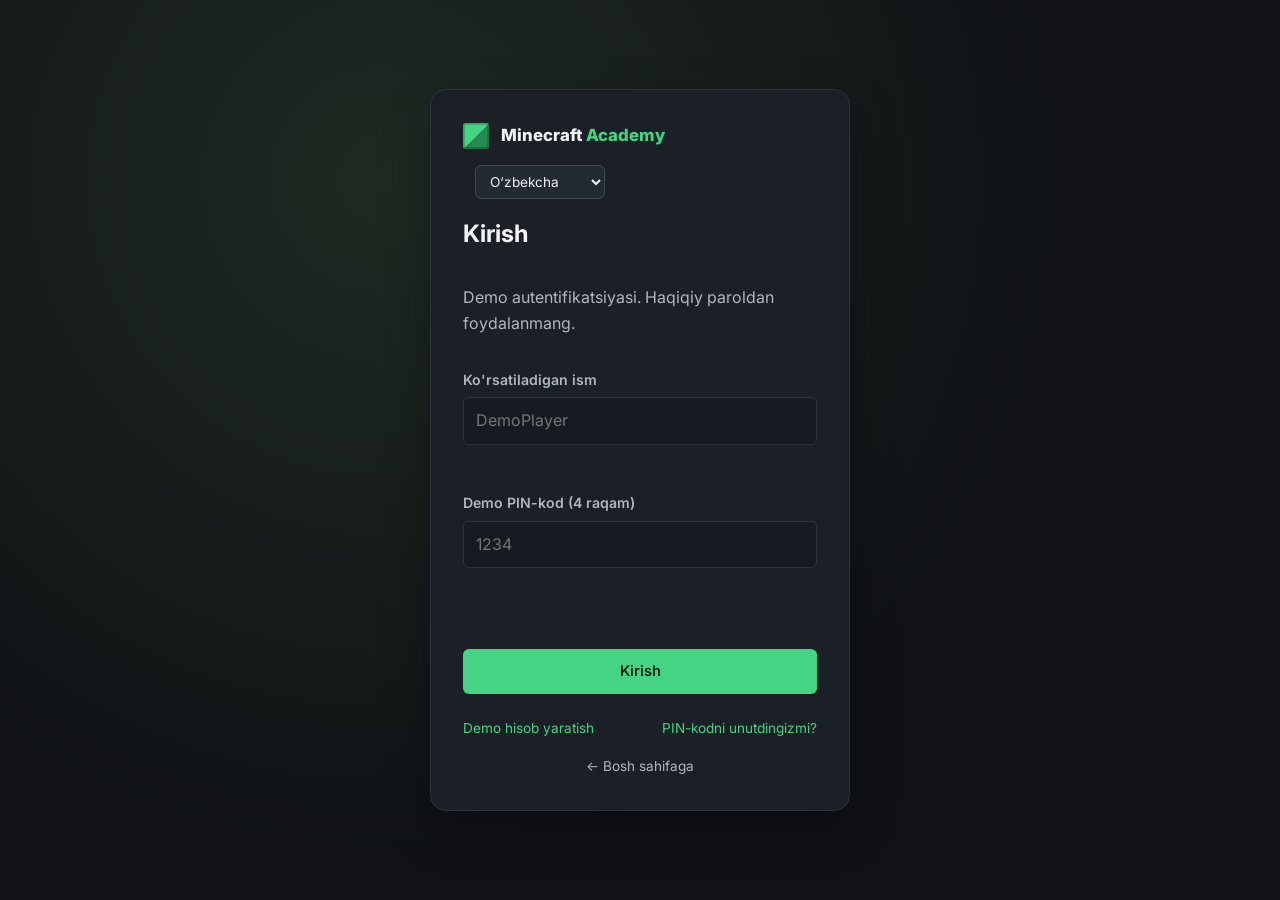
<file: profile.html>
<!DOCTYPE html>
<html lang="en">
<head>
  <meta charset="UTF-8" />
  <meta name="viewport" content="width=device-width, initial-scale=1.0" />
  <title>Profile — Minecraft Academy</title>
  <link href="https://fonts.googleapis.com/css2?family=Inter:wght@400;500;600;700;800&family=Press+Start+2P&display=swap" rel="stylesheet" />
  <link rel="stylesheet" href="css/styles.css" />
  <link rel="stylesheet" href="css/pages.css" />
  <link rel="stylesheet" href="css/responsive.css" />
</head>
<body class="app-page">
  <div class="app-shell">
    <aside class="sidebar" id="sidebar" aria-label="Sidebar navigation">
      <a class="logo" href="index.html">
        <span class="logo-block" aria-hidden="true"></span>
        <span class="logo-text">Minecraft <em>Academy</em></span>
      </a>
      <nav class="side-nav">
        <a class="side-link" href="dashboard.html">Dashboard</a>
        <a class="side-link" href="controls.html">Controls &amp; Inventory</a>
        <a class="side-link" href="movement-combat.html">Movement &amp; Combat</a>
        <a class="side-link" href="crafting.html">Crafting &amp; Enchanting</a>
        <a class="side-link" href="secrets.html">Secrets &amp; Survival</a>
        <hr />
        <a class="side-link" href="achievements.html">Achievements</a>
        <a class="side-link" href="leaderboard.html">Leaderboard</a>
        <a class="side-link active" href="profile.html">Profile</a>
        <a class="side-link" href="settings.html">Settings</a>
      </nav>
      <button class="btn btn-ghost btn-block" id="logout-btn">Log out</button>
    </aside>
    <div class="app-main">
      <header class="app-topbar">
        <button class="nav-toggle" id="sidebar-toggle" aria-controls="sidebar" aria-expanded="false">
          <span class="sr-only">Toggle sidebar</span><span class="hamburger" aria-hidden="true"></span>
        </button>
        <h1 class="app-title">Profile</h1>
        <div class="topbar-user"><span class="avatar small" aria-hidden="true"></span><span id="topbar-name">DemoPlayer</span></div>
      </header>

      <main class="app-content">
        <section class="panel">
          <h2 class="panel-title">Account</h2>
          <form id="profile-form" class="form">
            <div class="field">
              <label for="profile-name">Display name</label>
              <input id="profile-name" type="text" minlength="3" maxlength="20" required />
              <p class="field-error" data-error-for="profile-name"></p>
            </div>
            <div class="field">
              <label for="profile-avatar">Avatar</label>
              <select id="profile-avatar">
                <option value="default">Default</option>
                <option value="steve">Steve-inspired</option>
                <option value="alex">Alex-inspired</option>
                <option value="creeper">Creeper-inspired</option>
              </select>
            </div>
            <div class="form-status" role="status" aria-live="polite"></div>
            <button class="btn btn-primary" type="submit">Save profile</button>
          </form>
        </section>

        <section class="panel">
          <h2 class="panel-title">Progress summary</h2>
          <ul class="stat-list" id="profile-stats"></ul>
        </section>
      </main>
    </div>
  </div>

  <script type="module" src="js/i18n.js"></script>
  <script type="module" src="js/app.js"></script>
  <script type="module">
    import { requireSession } from './js/auth.js';
    import { getProgress, getRankForXP } from './js/progress.js';
    import { saveSession } from './js/auth.js';
    const session = requireSession();
    if (session) {

    const nameInput = document.getElementById('profile-name');
    const avatarInput = document.getElementById('profile-avatar');
    nameInput.value = session.name || 'DemoPlayer';
    avatarInput.value = session.avatar || 'default';

    document.getElementById('profile-form').addEventListener('submit', (e) => {
      e.preventDefault();
      const status = e.target.querySelector('.form-status');
      const name = nameInput.value.trim();
      if (name.length < 3) {
        status.textContent = 'Name must be at least 3 characters.';
        status.className = 'form-status error';
        return;
      }
      session.name = name;
      session.avatar = avatarInput.value;
      saveSession(session);
      status.textContent = 'Profile saved.';
      status.className = 'form-status success';
      document.getElementById('topbar-name').textContent = name;
    });

    const p = getProgress();
    const rank = getRankForXP(p.xp);
    document.getElementById('profile-stats').innerHTML = `
      <li><span>XP</span><strong>${p.xp}</strong></li>
      <li><span>Rank</span><strong>${rank.name}</strong></li>
      <li><span>Lessons completed</span><strong>${p.lessons.length}</strong></li>
      <li><span>Achievements unlocked</span><strong>${p.achievements.length}</strong></li>
    `;
    }
  </script>
</body>
</html>
</file>
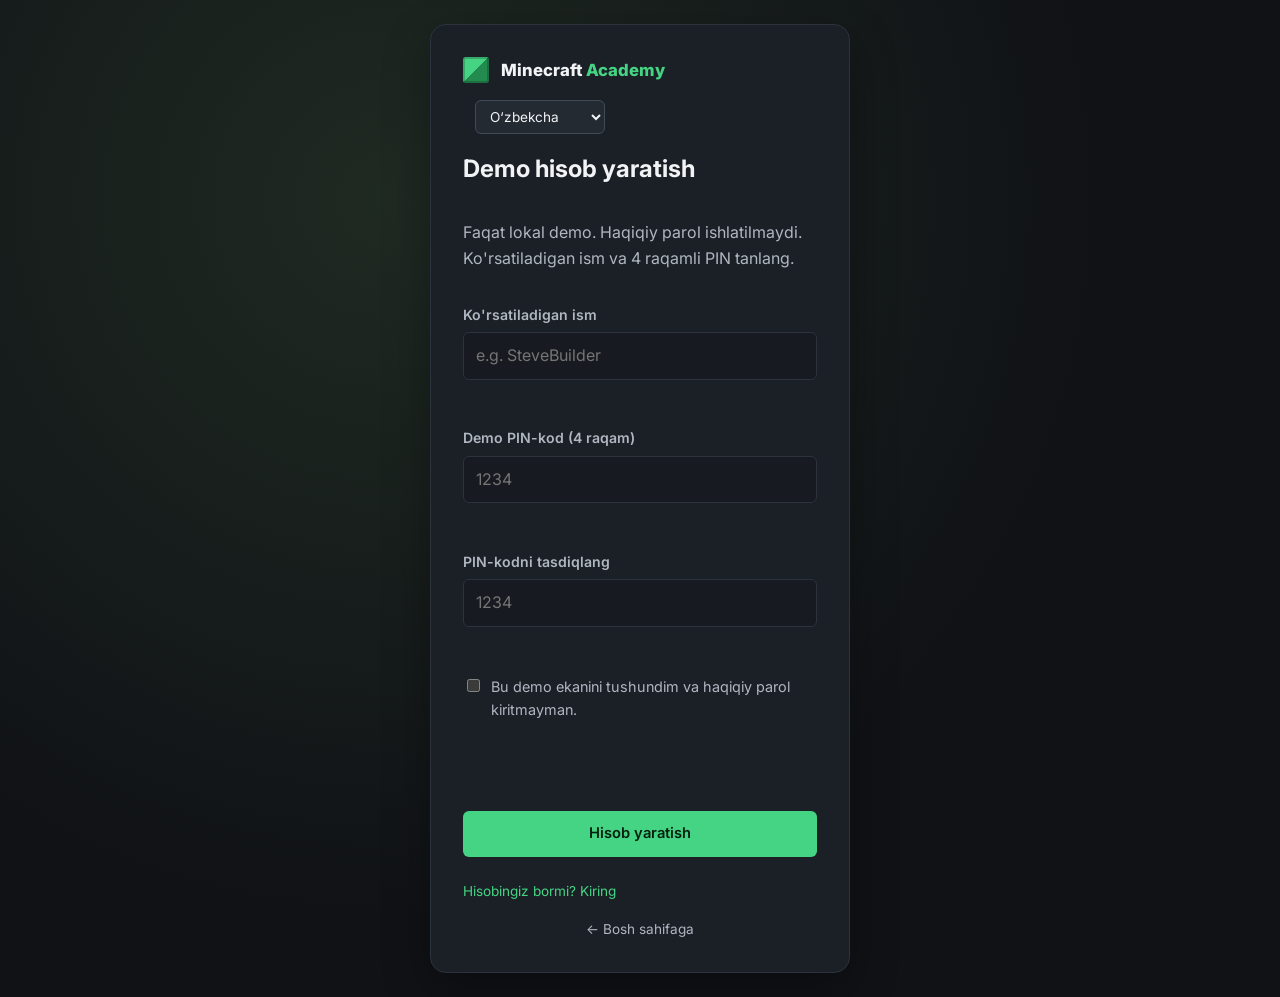
<file: register.html>
<!DOCTYPE html>
<html lang="en">
<head>
  <meta charset="UTF-8" />
  <meta name="viewport" content="width=device-width, initial-scale=1.0" />
  <title>Register — Minecraft Academy</title>
  <link href="https://fonts.googleapis.com/css2?family=Inter:wght@400;500;600;700;800&family=Press+Start+2P&display=swap" rel="stylesheet" />
  <link rel="stylesheet" href="css/styles.css" />
  <link rel="stylesheet" href="css/pages.css" />
  <link rel="stylesheet" href="css/responsive.css" />
</head>
<body class="auth-page">
  <main class="auth-wrap">
    <div class="auth-card">
      <a class="logo" href="index.html">
        <span class="logo-block" aria-hidden="true"></span>
        <span class="logo-text">Minecraft <em>Academy</em></span>
      </a>
      <h1>Create demo account</h1>
      <p class="muted">Local-only demo. No real passwords. Choose a display name and a 4-digit PIN.</p>

      <form id="register-form" class="form" novalidate>
        <div class="field">
          <label for="reg-name">Display name</label>
          <input id="reg-name" name="name" type="text" autocomplete="username" required minlength="3" maxlength="20" placeholder="e.g. SteveBuilder" />
          <p class="field-error" data-error-for="reg-name"></p>
        </div>
        <div class="field">
          <label for="reg-pin">Demo PIN (4 digits)</label>
          <input id="reg-pin" name="pin" type="text" inputmode="numeric" pattern="\d{4}" maxlength="4" required placeholder="1234" />
          <p class="field-error" data-error-for="reg-pin"></p>
        </div>
        <div class="field">
          <label for="reg-pin2">Confirm PIN</label>
          <input id="reg-pin2" name="pin2" type="text" inputmode="numeric" pattern="\d{4}" maxlength="4" required placeholder="1234" />
          <p class="field-error" data-error-for="reg-pin2"></p>
        </div>
        <label class="check">
          <input type="checkbox" id="reg-ack" required />
          <span>I understand this is a demo and I will not enter a real password.</span>
        </label>
        <p class="field-error" data-error-for="reg-ack"></p>
        <div class="form-status" role="status" aria-live="polite"></div>
        <button class="btn btn-primary btn-block" type="submit">Create account</button>
      </form>

      <div class="auth-links">
        <a href="login.html">Already have an account? Log in</a>
      </div>
      <a class="back-link" href="index.html">← Back to home</a>
    </div>
  </main>

  <script type="module" src="js/i18n.js"></script>
  <script type="module" src="js/auth.js"></script>
</body>
</html>
</file>
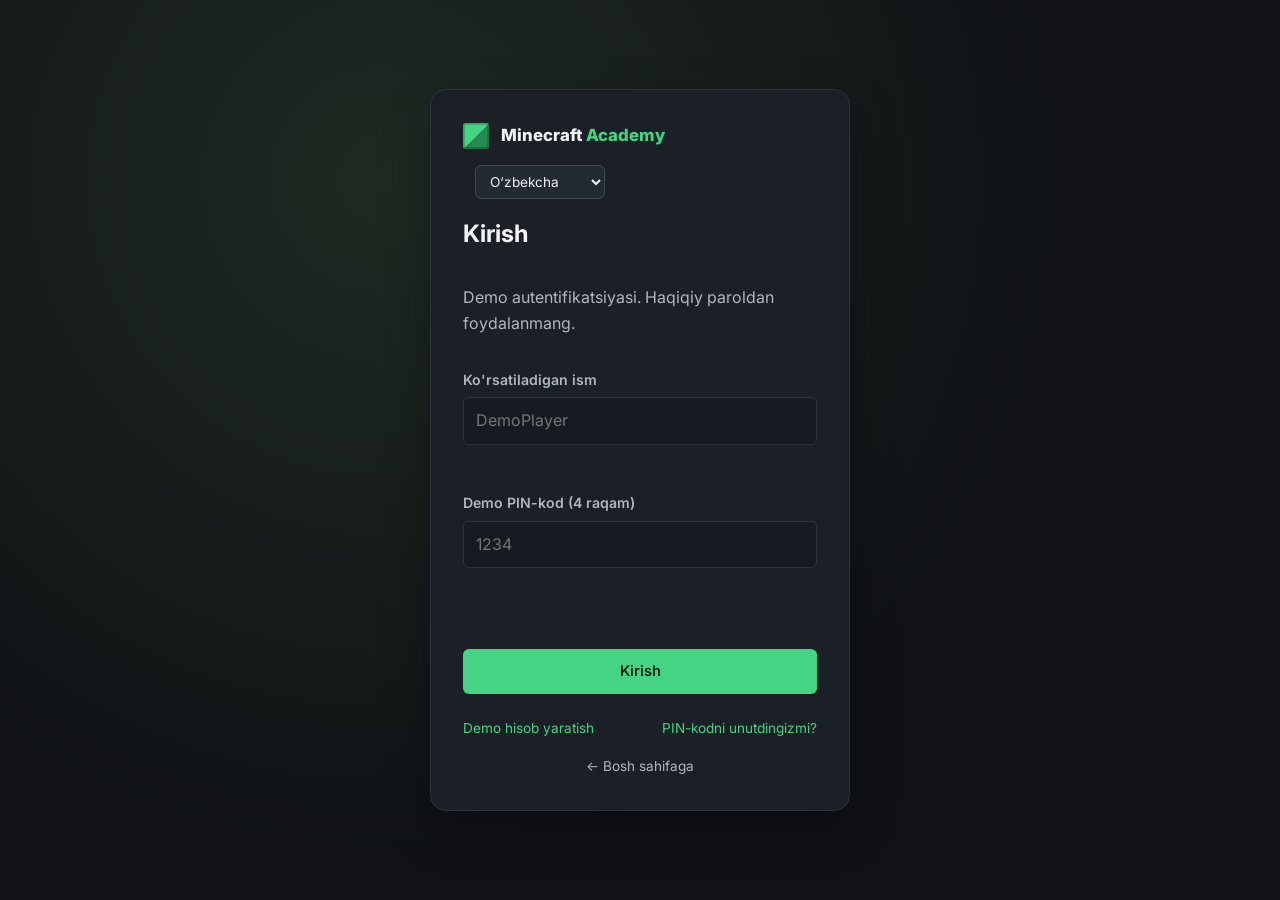
<file: secrets.html>
<!DOCTYPE html>
<html lang="en">
<head>
  <meta charset="UTF-8" />
  <meta name="viewport" content="width=device-width, initial-scale=1.0" />
  <title>Secrets &amp; Survival — Minecraft Academy</title>
  <link href="https://fonts.googleapis.com/css2?family=Inter:wght@400;500;600;700;800&family=Press+Start+2P&display=swap" rel="stylesheet" />
  <link rel="stylesheet" href="css/styles.css" />
  <link rel="stylesheet" href="css/pages.css" />
  <link rel="stylesheet" href="css/responsive.css" />
</head>
<body class="app-page">
  <div class="app-shell">
    <aside class="sidebar" id="sidebar" aria-label="Sidebar navigation">
      <a class="logo" href="index.html">
        <span class="logo-block" aria-hidden="true"></span>
        <span class="logo-text">Minecraft <em>Academy</em></span>
      </a>
      <nav class="side-nav">
        <a class="side-link" href="dashboard.html">Dashboard</a>
        <a class="side-link" href="controls.html">Controls &amp; Inventory</a>
        <a class="side-link" href="movement-combat.html">Movement &amp; Combat</a>
        <a class="side-link" href="crafting.html">Crafting &amp; Enchanting</a>
        <a class="side-link active" href="secrets.html">Secrets &amp; Survival</a>
        <hr />
        <a class="side-link" href="achievements.html">Achievements</a>
        <a class="side-link" href="leaderboard.html">Leaderboard</a>
        <a class="side-link" href="profile.html">Profile</a>
        <a class="side-link" href="settings.html">Settings</a>
      </nav>
      <button class="btn btn-ghost btn-block" id="logout-btn">Log out</button>
    </aside>
    <div class="app-main">
      <header class="app-topbar">
        <button class="nav-toggle" id="sidebar-toggle" aria-controls="sidebar" aria-expanded="false">
          <span class="sr-only">Toggle sidebar</span><span class="hamburger" aria-hidden="true"></span>
        </button>
        <h1 class="app-title">Secrets &amp; Survival</h1>
        <div class="topbar-user"><span class="avatar small" aria-hidden="true"></span><span id="topbar-name">DemoPlayer</span></div>
      </header>

      <main class="app-content">
        <section class="panel">
          <h2 class="panel-title">Knowledge hub</h2>
          <div class="filters">
            <input type="search" id="guide-search" placeholder="Search guides…" aria-label="Search guides" />
            <select id="guide-category" aria-label="Filter by category">
              <option value="all">All categories</option>
              <option value="mobs">Mobs</option>
              <option value="farming">Farming</option>
              <option value="trading">Villager Trading</option>
              <option value="redstone">Redstone</option>
              <option value="nether">Nether</option>
              <option value="stronghold">Stronghold</option>
              <option value="end">End</option>
              <option value="structures">Structures</option>
              <option value="survival">Survival</option>
            </select>
          </div>
          <div class="guide-grid" id="guide-grid"></div>
        </section>

        <section class="panel">
          <h2 class="panel-title">Additional lessons</h2>
          <div class="card-grid" id="extra-secrets-lessons"></div>
        </section>

        <section class="panel">
          <h2 class="panel-title">Knowledge quiz</h2>
          <div id="quiz-secrets"></div>
        </section>

        <div class="module-nav">
          <a class="btn btn-outline" href="crafting.html">← Crafting</a>
          <a class="btn btn-primary" href="dashboard.html">Back to Dashboard →</a>
        </div>
      </main>
    </div>
  </div>

  <script type="module" src="js/i18n.js"></script>
  <script type="module" src="js/app.js"></script>
  <script type="module" src="js/secrets.js"></script>
</body>
</html>
</file>
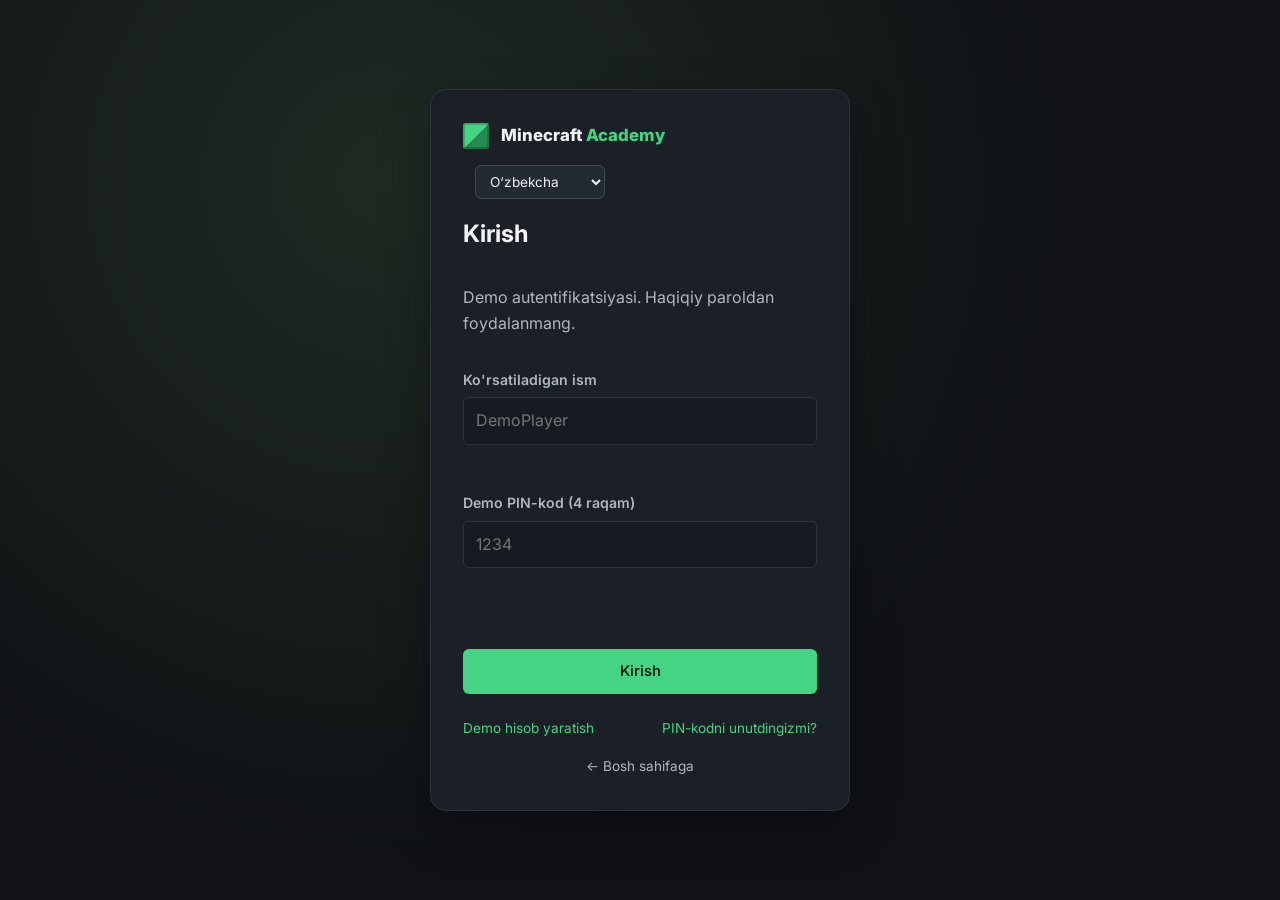
<file: settings.html>
<!DOCTYPE html>
<html lang="en">
<head>
  <meta charset="UTF-8" />
  <meta name="viewport" content="width=device-width, initial-scale=1.0" />
  <title>Settings — Minecraft Academy</title>
  <link href="https://fonts.googleapis.com/css2?family=Inter:wght@400;500;600;700;800&family=Press+Start+2P&display=swap" rel="stylesheet" />
  <link rel="stylesheet" href="css/styles.css" />
  <link rel="stylesheet" href="css/pages.css" />
  <link rel="stylesheet" href="css/responsive.css" />
</head>
<body class="app-page">
  <div class="app-shell">
    <aside class="sidebar" id="sidebar" aria-label="Sidebar navigation">
      <a class="logo" href="index.html">
        <span class="logo-block" aria-hidden="true"></span>
        <span class="logo-text">Minecraft <em>Academy</em></span>
      </a>
      <nav class="side-nav">
        <a class="side-link" href="dashboard.html">Dashboard</a>
        <a class="side-link" href="controls.html">Controls &amp; Inventory</a>
        <a class="side-link" href="movement-combat.html">Movement &amp; Combat</a>
        <a class="side-link" href="crafting.html">Crafting &amp; Enchanting</a>
        <a class="side-link" href="secrets.html">Secrets &amp; Survival</a>
        <hr />
        <a class="side-link" href="achievements.html">Achievements</a>
        <a class="side-link" href="leaderboard.html">Leaderboard</a>
        <a class="side-link" href="profile.html">Profile</a>
        <a class="side-link active" href="settings.html">Settings</a>
      </nav>
      <button class="btn btn-ghost btn-block" id="logout-btn">Log out</button>
    </aside>
    <div class="app-main">
      <header class="app-topbar">
        <button class="nav-toggle" id="sidebar-toggle" aria-controls="sidebar" aria-expanded="false">
          <span class="sr-only">Toggle sidebar</span><span class="hamburger" aria-hidden="true"></span>
        </button>
        <h1 class="app-title">Settings</h1>
        <div class="topbar-user"><span class="avatar small" aria-hidden="true"></span><span id="topbar-name">DemoPlayer</span></div>
      </header>

      <main class="app-content">
        <section class="panel">
          <h2 class="panel-title">Preferences</h2>
          <form id="settings-form" class="form">
            <label class="check">
              <input type="checkbox" id="pref-motion" />
              <span>Reduce motion (disables animations)</span>
            </label>
            <label class="check">
              <input type="checkbox" id="pref-compact" />
              <span>Compact layout</span>
            </label>
            <div class="field">
              <label for="pref-theme">Theme accent</label>
              <select id="pref-theme">
                <option value="emerald">Emerald (default)</option>
                <option value="diamond">Diamond Blue</option>
                <option value="gold">Gold</option>
              </select>
            </div>
            <div class="form-status" role="status" aria-live="polite"></div>
            <button class="btn btn-primary" type="submit">Save settings</button>
          </form>
        </section>

        <section class="panel">
          <h2 class="panel-title">Demo data</h2>
          <p class="muted small">Progress, achievements, and settings live in this browser's localStorage. Clearing data resets the demo.</p>
          <button class="btn btn-outline" id="reset-progress">Reset progress</button>
        </section>
      </main>
    </div>
  </div>

  <script type="module" src="js/i18n.js"></script>
  <script type="module" src="js/app.js"></script>
  <script type="module">
    import { requireSession } from './js/auth.js';
    import { getSettings, saveSettings, clearProgress } from './js/storage.js';
    const session = requireSession();
    if (session) {

    const s = getSettings();
    const motion = document.getElementById('pref-motion');
    const compact = document.getElementById('pref-compact');
    const theme = document.getElementById('pref-theme');
    motion.checked = !!s.reduceMotion;
    compact.checked = !!s.compact;
    theme.value = s.theme || 'emerald';

    document.getElementById('settings-form').addEventListener('submit', (e) => {
      e.preventDefault();
      saveSettings({
        reduceMotion: motion.checked,
        compact: compact.checked,
        theme: theme.value,
      });
      document.body.classList.toggle('reduce-motion', motion.checked);
      document.body.classList.toggle('compact', compact.checked);
      document.documentElement.dataset.accent = theme.value;
      const status = e.target.querySelector('.form-status');
      status.textContent = 'Settings saved.';
      status.className = 'form-status success';
    });

    document.getElementById('reset-progress').addEventListener('click', () => {
      if (confirm(window.appTranslate('Reset all demo progress?'))) {
        clearProgress();
        location.reload();
      }
    });
    }
  </script>
</body>
</html>
</file>
<file: css/styles.css>
:root {
  color-scheme: dark;
  --bg: #101216;
  --bg-2: #171a20;
  --surface: #1b1f26;
  --surface-2: #242a32;
  --surface-3: #303741;
  --text: #f1f3f5;
  --text-muted: #b0b7c1;
  --text-dim: #858e9a;
  --border: #2c333d;
  --border-strong: #414b58;
  --emerald: #45d483;
  --emerald-dark: #238a50;
  --emerald-soft: rgba(69, 212, 131, 0.14);
  --accent: var(--emerald);
  --accent-dark: #2caf68;
  --diamond: #57b9ff;
  --gold: #ffd166;
  --danger: #ff6b6b;
  --success: #45d483;
  --font-body: "Inter", system-ui, -apple-system, "Segoe UI", sans-serif;
  --font-pixel: "Press Start 2P", monospace;
  --space-2: 8px;
  --space-3: 12px;
  --space-4: 16px;
  --space-5: 24px;
  --space-6: 32px;
  --space-7: 48px;
  --space-8: 64px;
  --radius-sm: 6px;
  --radius: 10px;
  --radius-lg: 16px;
  --shadow: 0 8px 24px rgba(0, 0, 0, 0.22);
  --shadow-lg: 0 18px 48px rgba(0, 0, 0, 0.32);
}

:root[data-accent="diamond"] {
  --accent: var(--diamond);
  --accent-dark: #298fd1;
  --emerald-soft: rgba(87, 185, 255, 0.14);
}

:root[data-accent="gold"] {
  --accent: var(--gold);
  --accent-dark: #d7a93f;
  --emerald-soft: rgba(255, 209, 102, 0.14);
}

*,
*::before,
*::after {
  box-sizing: border-box;
}

html {
  scroll-behavior: smooth;
}

body {
  min-width: 320px;
  margin: 0;
  background: var(--bg);
  color: var(--text);
  font-family: var(--font-body);
  line-height: 1.6;
}

a {
  color: var(--accent);
  text-decoration: none;
}

button {
  color: inherit;
  font: inherit;
  cursor: pointer;
}

.language-control {
  display: inline-flex;
  align-items: center;
  flex: 0 0 auto;
  margin-left: var(--space-3);
}

.language-control select {
  max-width: 130px;
  padding: 7px 30px 7px 10px;
  border: 1px solid var(--border-strong);
  border-radius: var(--radius-sm);
  background: var(--surface-2);
  color: var(--text);
  font: inherit;
  font-size: 0.85rem;
}

h1,
h2,
h3,
h4,
p {
  margin-top: 0;
}

ul, ol { list-style: none; }
input, select, textarea { font: inherit; color: inherit; }
hr { border: none; border-top: 1px solid var(--border); margin: var(--space-3) 0; }

/* ============ UTILITIES ============ */
.sr-only {
  position: absolute; width: 1px; height: 1px;
  padding: 0; margin: -1px; overflow: hidden;
  clip: rect(0,0,0,0); white-space: nowrap; border: 0;
}
.skip-link {
  position: absolute; left: -999px; top: 0;
  background: var(--accent); color: #04210f;
  padding: var(--space-3) var(--space-4);
  z-index: 200; border-radius: 0 0 var(--radius) 0; font-weight: 600;
}
.skip-link:focus { left: 0; }
.container { width: 100%; max-width: 1180px; margin: 0 auto; padding: 0 var(--space-5); }
.container.narrow { max-width: 760px; }
.center { text-align: center; }
.muted { color: var(--text-muted); }
.small { font-size: 0.85rem; }
.text-emerald { color: var(--emerald); }
.text-gold { color: var(--gold); }
.micro-note { font-size: 0.78rem; color: var(--text-dim); margin-top: var(--space-3); }
.micro-note.center { text-align: center; }

/* ============ BUTTONS ============ */
.btn {
  display: inline-flex; align-items: center; justify-content: center; gap: var(--space-2);
  padding: 10px 18px; border-radius: var(--radius-sm);
  font-weight: 600; font-size: 0.92rem;
  border: 1px solid transparent;
  transition: background .15s, border-color .15s, transform .1s, box-shadow .15s;
  white-space: nowrap;
}
.btn:focus-visible { outline: 2px solid var(--accent); outline-offset: 2px; }
.btn:active { transform: translateY(1px); }
.btn-primary { background: var(--accent); color: #04210f; }
.btn-primary:hover { background: var(--accent-dark); color: #fff; }
.btn-primary:disabled { background: var(--surface-3); color: var(--text-dim); cursor: not-allowed; }
.btn-outline { background: transparent; border-color: var(--border-strong); color: var(--text); }
.btn-outline:hover { border-color: var(--accent); color: var(--accent); }
.btn-ghost { background: transparent; color: var(--text-muted); }
.btn-ghost:hover { color: var(--text); background: var(--surface-2); }
.btn-lg { padding: 14px 26px; font-size: 1rem; }
.btn-block { width: 100%; }
.link-arrow { display: inline-block; margin-top: var(--space-4); font-weight: 600; font-size: 0.9rem; }

/* ============ HEADER / NAV ============ */
.site-header {
  position: sticky; top: 0; z-index: 100;
  background: rgba(20, 22, 26, 0.92);
  backdrop-filter: blur(10px);
  border-bottom: 1px solid var(--border);
}
.header-inner {
  display: flex; align-items: center; justify-content: space-between;
  height: 68px;
}
.logo { display: inline-flex; align-items: center; gap: var(--space-3); font-weight: 800; font-size: 1.05rem; color: var(--text); }
.logo-block {
  width: 26px; height: 26px; border-radius: 3px;
  background: linear-gradient(135deg, var(--emerald) 0 50%, var(--emerald-dark) 50% 100%);
  box-shadow: inset 0 0 0 2px rgba(0,0,0,0.2);
}
.logo-text em { color: var(--accent); font-style: normal; }

.nav-toggle { display: none; padding: 8px; border-radius: var(--radius-sm); }
.hamburger {
  display: block; width: 22px; height: 16px; position: relative;
}
.hamburger::before, .hamburger::after, .hamburger {
  border-top: 2px solid var(--text);
}
.hamburger::before, .hamburger::after {
  content: ""; position: absolute; left: 0; right: 0;
}
.hamburger::before { top: 0; }
.hamburger::after { bottom: 0; top: auto; }

.nav-list { display: flex; align-items: center; gap: var(--space-5); }
.main-nav { display: flex; align-items: center; gap: var(--space-3); }
.nav-list a { color: var(--text-muted); font-weight: 500; font-size: 0.92rem; }
.nav-list a:hover { color: var(--text); }
.nav-list .btn { color: inherit; }
.nav-list .btn-primary { color: #04210f; }

/* ============ FORM CONTROLS ============ */
.form { display: flex; flex-direction: column; gap: var(--space-4); }
.field { display: flex; flex-direction: column; gap: 6px; }
.field label { font-size: 0.88rem; font-weight: 600; color: var(--text-muted); }
.field input, .field select, .filters input, .filters select {
  background: var(--bg-2);
  border: 1px solid var(--border);
  border-radius: var(--radius-sm);
  padding: 10px 12px;
  color: var(--text);
  transition: border-color .15s, box-shadow .15s;
}
.field input:focus, .field select:focus, .filters input:focus, .filters select:focus {
  outline: none; border-color: var(--accent);
  box-shadow: 0 0 0 3px var(--emerald-soft);
}
.field input:invalid:not(:placeholder-shown) { border-color: var(--danger); }
.field-error { color: var(--danger); font-size: 0.8rem; min-height: 1em; }
.check { display: flex; align-items: flex-start; gap: var(--space-2); font-size: 0.9rem; color: var(--text-muted); cursor: pointer; }
.check input { margin-top: 4px; accent-color: var(--accent); }

.form-status { font-size: 0.88rem; min-height: 1.2em; }
.form-status.error { color: var(--danger); }
.form-status.success { color: var(--success); }

/* ============ KEYBOARD HELP ============ */
kbd {
  background: var(--surface-2); border: 1px solid var(--border-strong);
  border-radius: 4px; padding: 1px 6px; font-size: 0.8rem;
  font-family: var(--font-pixel); color: var(--text);
}

/* ============ REDUCED MOTION ============ */
@media (prefers-reduced-motion: reduce) {
  *, *::before, *::after { animation-duration: .001ms !important; transition-duration: .001ms !important; }
}
body.reduce-motion *, body.reduce-motion *::before, body.reduce-motion *::after {
  animation-duration: .001ms !important; transition-duration: .001ms !important;
}

/* ============ FOCUS ============ */
:focus-visible { outline: 2px solid var(--accent); outline-offset: 2px; }
</file>
<file: css/pages.css>
/* ============ HERO ============ */
.hero { padding: var(--space-8) 0 var(--space-7); position: relative; overflow: hidden; }
.hero-grid {
  display: grid; grid-template-columns: 1.1fr 1fr;
  gap: var(--space-7); align-items: center;
}
.eyebrow {
  display: inline-block; font-size: 0.78rem; text-transform: uppercase;
  letter-spacing: 0.08em; color: var(--accent);
  border: 1px solid var(--border-strong); border-radius: 999px;
  padding: 4px 12px; margin-bottom: var(--space-4); font-weight: 600;
}
.hero h1 {
  font-size: clamp(2.2rem, 5vw, 3.6rem);
  line-height: 1.1; font-weight: 800; letter-spacing: -0.02em;
  margin-bottom: var(--space-4);
}
.lead { font-size: 1.08rem; color: var(--text-muted); max-width: 520px; margin-bottom: var(--space-5); }
.hero-cta { display: flex; gap: var(--space-3); flex-wrap: wrap; margin-bottom: var(--space-3); }

/* Pixel scene */
.pixel-scene {
  position: relative; width: 100%; aspect-ratio: 4 / 3;
  border-radius: var(--radius-lg); overflow: hidden;
  border: 1px solid var(--border);
  background: #6db3f2;
  box-shadow: var(--shadow-lg);
}
.pixel-scene .sky { position: absolute; inset: 0; background: linear-gradient(#5aa9e6, #9ed8ff); }
.pixel-scene .sun {
  position: absolute; top: 12%; right: 14%;
  width: 18%; aspect-ratio: 1; border-radius: 50%;
  background: #ffe14d; box-shadow: 0 0 40px #ffe14d;
}
.pixel-scene .cloud {
  position: absolute; background: #fff; border-radius: 2px;
  width: 22%; height: 8%; opacity: .9;
}
.pixel-scene .cloud.c1 { top: 18%; left: 10%; }
.pixel-scene .cloud.c2 { top: 30%; left: 46%; width: 16%; height: 6%; }
.pixel-scene .hill {
  position: absolute; bottom: 28%; border-radius: 50% 50% 0 0;
}
.pixel-scene .hill.far { left: -10%; width: 70%; height: 22%; background: #4a8f4a; }
.pixel-scene .hill.near { right: -10%; width: 60%; height: 18%; background: #3d7a3d; }
.pixel-scene .grass-top {
  position: absolute; left: 0; right: 0; bottom: 18%; height: 12%;
  background: linear-gradient(#5dbb46 0 30%, #3f8f30 30% 100%);
}
.pixel-scene .dirt { position: absolute; left: 0; right: 0; bottom: 0; height: 18%; background: #7a4a1f; }
.pixel-scene .stone {
  position: absolute; bottom: 6%; left: 55%; width: 12%; height: 12%;
  background: #7a7a7a; border-radius: 3px;
}
.pixel-scene .tree { position: absolute; bottom: 26%; left: 12%; width: 22%; }
.pixel-scene .leaves {
  aspect-ratio: 1; background: #2f7d32; border-radius: 6px;
  box-shadow: 0 -14px 0 #2f7d32;
}
.pixel-scene .trunk {
  width: 22%; aspect-ratio: .5; background: #6b4423; margin: 0 auto;
}
.pixel-scene .player {
  position: absolute; bottom: 22%; right: 22%; width: 12%; z-index: 3;
}
.pixel-scene .head {
  aspect-ratio: 1; background: #d8a07a; border-radius: 3px;
  box-shadow: inset 0 0 0 2px #b48260;
}
.pixel-scene .body {
  aspect-ratio: .9; background: #3b7dbf; border-radius: 0 0 3px 3px;
  margin-top: 2px;
}
.pixel-scene .diamond {
  position: absolute; bottom: 8%; right: 40%; width: 8%; aspect-ratio: 1;
  background: var(--diamond); transform: rotate(45deg);
  box-shadow: 0 0 20px var(--diamond);
  animation: float 3s ease-in-out infinite;
}
@keyframes float { 0%,100% { transform: rotate(45deg) translateY(0); } 50% { transform: rotate(45deg) translateY(-6px); } }

/* ============ SECTIONS ============ */
.section { padding: var(--space-7) 0; }
.section-alt { background: var(--bg-2); border-block: 1px solid var(--border); }
.section-head { text-align: center; max-width: 640px; margin: 0 auto var(--space-6); }
.section-head h2 { font-size: clamp(1.6rem, 3vw, 2.2rem); font-weight: 800; margin-bottom: var(--space-3); }
.section-head p { color: var(--text-muted); }

/* ============ CARD GRIDS ============ */
.card-grid { display: grid; gap: var(--space-4); }
.card-grid.four { grid-template-columns: repeat(4, 1fr); }
.card-grid.four.compact { grid-template-columns: repeat(auto-fit, minmax(180px, 1fr)); }
.module-card {
  background: var(--surface); border: 1px solid var(--border);
  border-radius: var(--radius-lg); padding: var(--space-5);
  display: flex; flex-direction: column;
  transition: border-color .15s, transform .15s, box-shadow .15s;
}
.module-card:hover { border-color: var(--accent); transform: translateY(-3px); box-shadow: var(--shadow); }
.module-card h3 { font-size: 1.05rem; margin-bottom: var(--space-2); }
.module-card p { color: var(--text-muted); font-size: 0.9rem; flex: 1; }
.module-icon {
  width: 40px; height: 40px; border-radius: 8px; margin-bottom: var(--space-3);
  background: var(--emerald-soft); border: 1px solid var(--border-strong);
  position: relative;
}
.module-icon::after {
  content: ""; position: absolute; inset: 30%;
  background: var(--accent); border-radius: 2px;
}
.icon-sword::after { inset: 35% 40%; transform: rotate(45deg); }
.icon-craft::after { inset: 25%; background: repeating-linear-gradient(0deg, var(--accent) 0 3px, transparent 3px 6px), repeating-linear-gradient(90deg, var(--accent) 0 3px, transparent 3px 6px); }
.icon-book::after { inset: 28% 35%; }

.tag-list { display: flex; flex-wrap: wrap; gap: 6px; margin: var(--space-3) 0; }
.tag {
  font-size: 0.72rem; padding: 3px 8px; border-radius: 999px;
  background: var(--bg-2); border: 1px solid var(--border);
  color: var(--text-muted);
}

/* ============ JOURNEY ============ */
.journey-steps {
  display: grid; grid-template-columns: repeat(3, 1fr); gap: var(--space-4);
  margin-bottom: var(--space-7);
}
.journey-steps li {
  background: var(--surface); border: 1px solid var(--border);
  border-radius: var(--radius-lg); padding: var(--space-5);
  position: relative;
}
.step-num {
  font-family: var(--font-pixel); font-size: 0.85rem;
  color: var(--accent); display: block; margin-bottom: var(--space-3);
}
.journey-steps h3 { font-size: 1.1rem; margin-bottom: var(--space-2); }
.journey-steps p { color: var(--text-muted); font-size: 0.92rem; }

.rank-track { position: relative; }
.rank-track-line {
  position: absolute; top: 10px; left: 5%; right: 5%; height: 2px;
  background: linear-gradient(90deg, var(--emerald) 0%, var(--diamond) 50%, var(--gold) 100%);
  opacity: .4;
}
.rank-list {
  display: flex; justify-content: space-between; gap: var(--space-2);
  position: relative; z-index: 1; flex-wrap: wrap;
}
.rank-pip {
  display: flex; flex-direction: column; align-items: center;
  gap: 6px; font-size: 0.82rem; text-align: center; min-width: 80px;
}
.rank-pip small { color: var(--text-dim); font-size: 0.72rem; }
.rank-dot {
  width: 20px; height: 20px; border-radius: 50%;
  border: 3px solid var(--bg-2); box-shadow: 0 0 0 2px var(--border);
}
.rank-dot.beginner { background: #9ab0a1; }
.rank-dot.apprentice { background: #6ec06e; }
.rank-dot.warrior { background: var(--emerald); }
.rank-dot.expert { background: var(--diamond); }
.rank-dot.master { background: #b57bff; }
.rank-dot.legend { background: var(--gold); box-shadow: 0 0 12px var(--gold); }

/* ============ DASHBOARD PREVIEW ============ */
.dashboard-preview {
  display: grid; grid-template-columns: 1.2fr 1fr 1fr; gap: var(--space-4);
}
.dash-card {
  background: var(--surface); border: 1px solid var(--border);
  border-radius: var(--radius-lg); padding: var(--space-5);
}
.dash-row { display: flex; align-items: center; gap: var(--space-4); margin-bottom: var(--space-4); }
.dash-card h4 { font-size: 0.95rem; margin-bottom: var(--space-3); color: var(--text-muted); text-transform: uppercase; letter-spacing: .05em; font-size: 0.78rem; }

/* ============ AVATAR ============ */
.avatar {
  width: 56px; height: 56px; border-radius: 8px; flex-shrink: 0;
  background: linear-gradient(135deg, var(--emerald) 0 50%, var(--emerald-dark) 50% 100%);
  box-shadow: inset 0 0 0 2px rgba(0,0,0,.25);
  position: relative;
}
.avatar.small { width: 34px; height: 34px; }
.avatar.large { width: 80px; height: 80px; }
.avatar[data-avatar="steve"] { background: linear-gradient(135deg, #3b7dbf 0 50%, #2a5d8f 50%); }
.avatar[data-avatar="alex"] { background: linear-gradient(135deg, #d8a07a 0 50%, #b48260 50%); }
.avatar[data-avatar="creeper"] { background: linear-gradient(135deg, #4caf50 0 50%, #2e7d32 50%); }

/* ============ XP / RANK ============ */
.rank-badge {
  display: inline-block; font-size: 0.78rem; font-weight: 700;
  padding: 3px 10px; border-radius: 999px;
  background: var(--emerald-soft); color: var(--accent);
  border: 1px solid var(--border-strong);
}
.xp-bar { height: 8px; background: var(--bg-2); border-radius: 999px; overflow: hidden; margin: var(--space-2) 0; }
.xp-fill { height: 100%; background: linear-gradient(90deg, var(--emerald-dark), var(--emerald)); transition: width .5s ease; border-radius: 999px; }
.xp-labels { display: flex; justify-content: space-between; font-size: 0.78rem; color: var(--text-muted); }

/* ============ SKILL / QUEST ============ */
.skill-list, .quest-list, .activity-list, .stat-list { display: flex; flex-direction: column; gap: var(--space-3); }
.skill-list li { display: grid; grid-template-columns: 100px 1fr; align-items: center; gap: var(--space-3); font-size: 0.9rem; }
.bar { height: 8px; background: var(--bg-2); border-radius: 999px; overflow: hidden; }
.bar-fill { height: 100%; background: var(--accent); border-radius: 999px; transition: width .4s; }
.quest-list li { display: flex; align-items: center; gap: var(--space-3); font-size: 0.9rem; }
.quest-list em { margin-left: auto; color: var(--gold); font-style: normal; font-size: 0.8rem; }
.quest-dot { width: 14px; height: 14px; border-radius: 3px; border: 2px solid var(--border-strong); flex-shrink: 0; }
.quest-dot.done { background: var(--accent); border-color: var(--accent); }

/* ============ ACHIEVEMENTS ============ */
.ach-preview, .ach-grid {
  display: grid; grid-template-columns: repeat(auto-fit, minmax(160px, 1fr)); gap: var(--space-3);
}
.ach-badge {
  background: var(--surface); border: 1px solid var(--border);
  border-radius: var(--radius); padding: var(--space-4);
  text-align: center; display: flex; flex-direction: column; gap: 6px; align-items: center;
  opacity: .6; transition: opacity .15s, border-color .15s;
}
.ach-badge.earned { opacity: 1; border-color: var(--accent); }
.ach-icon { font-size: 1.6rem; }
.ach-badge strong { font-size: 0.88rem; }
.ach-badge small { color: var(--gold); font-size: 0.75rem; }

.ach-list { display: flex; flex-direction: column; gap: var(--space-3); }
.ach-item {
  display: flex; gap: var(--space-4); align-items: center;
  background: var(--surface); border: 1px solid var(--border);
  border-radius: var(--radius); padding: var(--space-4);
}
.ach-item.unlocked { border-color: var(--accent); }
.ach-item .ach-icon {
  width: 48px; height: 48px; border-radius: 8px;
  background: var(--bg-2); display: grid; place-items: center; font-size: 1.4rem;
}
.ach-item .ach-icon.unlocked { background: var(--emerald-soft); }
.ach-item .ach-info { flex: 1; }
.ach-item .ach-info h4 { font-size: 0.95rem; margin-bottom: 2px; }
.ach-item .ach-info p { font-size: 0.82rem; color: var(--text-muted); }

/* ============ FAQ ============ */
.faq-list { display: flex; flex-direction: column; gap: var(--space-3); }
.faq-item {
  background: var(--surface); border: 1px solid var(--border);
  border-radius: var(--radius); padding: var(--space-4) var(--space-5);
}
.faq-item summary {
  cursor: pointer; font-weight: 600; list-style: none;
  display: flex; justify-content: space-between; align-items: center;
}
.faq-item summary::-webkit-details-marker { display: none; }
.faq-item summary::after { content: "+"; color: var(--accent); font-size: 1.4rem; }
.faq-item[open] summary::after { content: "−"; }
.faq-item p { margin-top: var(--space-3); color: var(--text-muted); font-size: 0.92rem; }

/* ============ CTA BAND ============ */
.cta-band {
  background: linear-gradient(135deg, var(--surface), var(--surface-2));
  border-block: 1px solid var(--border);
}
.cta-band h2 { font-size: clamp(1.6rem, 3vw, 2.2rem); margin-bottom: var(--space-3); }
.cta-band p { color: var(--text-muted); margin-bottom: var(--space-5); }

/* ============ FOOTER ============ */
.site-footer {
  background: var(--bg-2); border-top: 1px solid var(--border);
  padding: var(--space-7) 0 var(--space-5);
}
.footer-grid {
  display: grid; grid-template-columns: 1.5fr 1fr 1fr 1fr;
  gap: var(--space-5); margin-bottom: var(--space-6);
}
.footer-grid h4 { font-size: 0.85rem; text-transform: uppercase; letter-spacing: .06em; color: var(--text-muted); margin-bottom: var(--space-3); }
.footer-grid ul { display: flex; flex-direction: column; gap: var(--space-2); }
.footer-grid a { color: var(--text-muted); font-size: 0.9rem; }
.footer-grid a:hover { color: var(--accent); }
.footer-grid .logo { margin-bottom: var(--space-3); }
.footer-bottom { border-top: 1px solid var(--border); padding-top: var(--space-4); text-align: center; }
.footer-bottom p { color: var(--text-dim); font-size: 0.82rem; }

/* ============ AUTH PAGES ============ */
.auth-page { display: grid; place-items: center; min-height: 100vh; padding: var(--space-5); background: radial-gradient(circle at 30% 20%, #1f2a22, var(--bg) 60%); }
.auth-wrap { width: 100%; max-width: 420px; }
.auth-card {
  background: var(--surface); border: 1px solid var(--border);
  border-radius: var(--radius-lg); padding: var(--space-6);
  box-shadow: var(--shadow-lg); display: flex; flex-direction: column; gap: var(--space-4);
}
.auth-card h1 { font-size: 1.5rem; }
.auth-links { display: flex; justify-content: space-between; font-size: 0.85rem; margin-top: var(--space-2); }
.back-link { font-size: 0.85rem; color: var(--text-muted); text-align: center; }
.notice {
  background: var(--bg-2); border: 1px solid var(--border-strong);
  border-radius: var(--radius); padding: var(--space-3);
  font-size: 0.85rem; color: var(--text-muted);
}

/* ============ APP SHELL ============ */
.app-page { background: var(--bg); }
.app-shell { display: grid; grid-template-columns: 260px 1fr; min-height: 100vh; }
.sidebar {
  background: var(--bg-2); border-right: 1px solid var(--border);
  padding: var(--space-5) var(--space-4);
  display: flex; flex-direction: column; gap: var(--space-5);
  position: sticky; top: 0; height: 100vh; overflow-y: auto;
}
.sidebar .logo { margin-bottom: var(--space-2); }
.side-nav { display: flex; flex-direction: column; gap: 2px; flex: 1; }
.side-link {
  color: var(--text-muted); font-size: 0.9rem; font-weight: 500;
  padding: 10px 12px; border-radius: var(--radius-sm);
  transition: background .12s, color .12s;
}
.side-link:hover { background: var(--surface-2); color: var(--text); }
.side-link.active { background: var(--emerald-soft); color: var(--accent); font-weight: 600; }

.app-main { display: flex; flex-direction: column; min-width: 0; }
.app-topbar {
  display: flex; align-items: center; gap: var(--space-4);
  padding: var(--space-4) var(--space-5);
  border-bottom: 1px solid var(--border);
  background: var(--bg); position: sticky; top: 0; z-index: 50;
}
.app-title { font-size: 1.1rem; font-weight: 700; flex: 1; }
.topbar-user { display: flex; align-items: center; gap: var(--space-2); font-size: 0.9rem; color: var(--text-muted); }
.app-content {
  padding: var(--space-5);
  display: flex; flex-direction: column; gap: var(--space-5);
  max-width: 1100px; width: 100%; margin: 0 auto;
}

/* ============ PANELS ============ */
.panel {
  background: var(--surface); border: 1px solid var(--border);
  border-radius: var(--radius-lg); padding: var(--space-5);
}
.panel-title { font-size: 1rem; font-weight: 700; margin-bottom: var(--space-4); }
.grid-2 { display: grid; grid-template-columns: 1fr 1fr; gap: var(--space-5); }

/* Welcome panel */
.welcome-row { display: flex; gap: var(--space-4); align-items: center; margin-bottom: var(--space-5); }
.welcome-text h2 { font-size: 1.4rem; }
.rank-line { display: flex; gap: var(--space-3); align-items: center; margin-top: var(--space-2); }
.xp-block { max-width: 520px; }

/* Continue card */
.continue-card {
  background: var(--bg-2); border: 1px solid var(--border-strong);
  border-radius: var(--radius); padding: var(--space-5);
  display: flex; align-items: center; gap: var(--space-4); flex-wrap: wrap;
}
.continue-card h3 { font-size: 1rem; }
.continue-card p { color: var(--text-muted); font-size: 0.88rem; }
.continue-card .btn { margin-left: auto; }

/* Activity */
.activity-list li { font-size: 0.88rem; display: flex; justify-content: space-between; gap: var(--space-3); border-bottom: 1px dashed var(--border); padding-bottom: var(--space-2); }
.activity-list li:last-child { border-bottom: none; }
.activity-list small { color: var(--text-dim); }

/* Week chart */
.week-chart { display: grid; grid-template-columns: repeat(7, 1fr); gap: var(--space-2); align-items: end; height: 140px; }
.week-bar { background: var(--bg-2); border-radius: 4px 4px 0 0; position: relative; min-height: 4px; display: flex; flex-direction: column; justify-content: flex-end; }
.week-bar > span { display: block; background: var(--emerald); border-radius: 4px 4px 0 0; transition: height .4s; }
.week-bar small { position: absolute; bottom: -20px; left: 0; right: 0; text-align: center; font-size: 0.7rem; color: var(--text-dim); }

/* ============ KEYBOARD MODULE ============ */
.tabs { display: flex; gap: var(--space-2); flex-wrap: wrap; margin-bottom: var(--space-4); border-bottom: 1px solid var(--border); padding-bottom: var(--space-2); }
.tab {
  padding: 6px 14px; border-radius: var(--radius-sm);
  background: transparent; color: var(--text-muted);
  font-size: 0.88rem; font-weight: 600;
}
.tab:hover { color: var(--text); background: var(--surface-2); }
.tab.active { background: var(--emerald-soft); color: var(--accent); }

.keyboard {
  display: grid; grid-template-columns: repeat(auto-fill, minmax(88px, 1fr));
  gap: var(--space-2); margin-bottom: var(--space-4);
}
.key-btn {
  background: var(--bg-2); border: 1px solid var(--border-strong);
  border-radius: var(--radius-sm); padding: var(--space-3) var(--space-2);
  display: flex; flex-direction: column; gap: 2px; align-items: center;
  transition: border-color .12s, background .12s, transform .1s;
}
.key-btn:hover { border-color: var(--accent); transform: translateY(-1px); }
.key-btn:focus-visible { outline: 2px solid var(--accent); outline-offset: 2px; }
.key-label { font-family: var(--font-pixel); font-size: 0.85rem; color: var(--text); }
.key-cat { font-size: 0.65rem; color: var(--text-dim); text-transform: uppercase; letter-spacing: .06em; }
.key-detail {
  background: var(--bg-2); border: 1px solid var(--border);
  border-radius: var(--radius); padding: var(--space-4);
  min-height: 100px;
}
.key-detail h4 { display: flex; align-items: center; gap: var(--space-2); margin-bottom: var(--space-2); }

/* ============ INVENTORY ============ */
.inv-wrap { display: flex; flex-direction: column; gap: var(--space-5); }
.inv-section h4 { font-size: 0.85rem; color: var(--text-muted); text-transform: uppercase; letter-spacing: .06em; margin-bottom: var(--space-3); }
.hotbar, .inventory-grid {
  display: grid; gap: 4px;
}
.hotbar { grid-template-columns: repeat(9, 1fr); max-width: 500px; }
.inventory-grid { grid-template-columns: repeat(9, 1fr); max-width: 500px; }
.inv-slot {
  aspect-ratio: 1; background: var(--bg-2);
  border: 2px solid var(--border); border-radius: 4px;
  position: relative; display: grid; place-items: center;
  font-size: 1.4rem; transition: border-color .12s, background .12s;
}
.inv-slot:hover { border-color: var(--border-strong); }
.inv-slot.selected { border-color: var(--accent); background: var(--emerald-soft); }
.slot-num { position: absolute; bottom: 2px; right: 4px; font-size: 0.65rem; color: var(--text-dim); }
.slot-icon { font-size: 1.3rem; line-height: 1; }
.inv-actions { display: flex; gap: var(--space-3); margin-top: var(--space-4); flex-wrap: wrap; }

.challenge-task { font-size: 0.95rem; margin-bottom: var(--space-3); color: var(--text); }
.challenge-bar {
  display: flex; flex-wrap: wrap; gap: var(--space-4); align-items: center;
  background: var(--bg-2); border: 1px solid var(--border);
  border-radius: var(--radius); padding: var(--space-3) var(--space-4);
}
.challenge-bar span { font-size: 0.9rem; }
.challenge-bar strong { color: var(--accent); }

/* ============ LESSON GRID ============ */
.lesson-grid { display: grid; grid-template-columns: repeat(auto-fit, minmax(200px, 1fr)); gap: var(--space-3); }
.lesson-grid .module-card { padding: var(--space-4); }

.objective-list { display: flex; flex-direction: column; gap: var(--space-2); padding-left: var(--space-4); }
.objective-list li { position: relative; font-size: 0.9rem; color: var(--text-muted); }
.objective-list li::before { content: "▸"; position: absolute; left: calc(-1 * var(--space-4)); color: var(--accent); }

/* ============ PARKOUR ============ */
.parkour-wrap {
  background: var(--bg-2); border: 1px solid var(--border);
  border-radius: var(--radius); padding: var(--space-3);
  margin-bottom: var(--space-3);
}
#parkour-canvas { width: 100%; height: auto; display: block; border-radius: 4px; }

/* ============ QUIZ ============ */
.quiz-options { display: flex; flex-direction: column; gap: var(--space-2); margin: var(--space-3) 0; }
.quiz-opt { text-align: left; justify-content: flex-start; }
.quiz-feedback { min-height: 1.2em; }

/* ============ CRAFTING ============ */
.craft-wrap {
  display: grid; grid-template-columns: 220px 1fr;
  gap: var(--space-5); align-items: start;
}
.craft-side h4 { font-size: 0.85rem; color: var(--text-muted); text-transform: uppercase; letter-spacing: .06em; margin-bottom: var(--space-3); }
.tray { display: grid; grid-template-columns: repeat(2, 1fr); gap: var(--space-2); max-height: 420px; overflow-y: auto; padding-right: 4px; }
.ing-btn {
  background: var(--bg-2); border: 1px solid var(--border);
  border-radius: var(--radius-sm); padding: var(--space-2);
  display: flex; flex-direction: column; align-items: center; gap: 2px;
  transition: border-color .12s, background .12s;
}
.ing-btn:hover { border-color: var(--accent); }
.ing-btn.selected { border-color: var(--accent); background: var(--emerald-soft); }
.ing-btn small { font-size: 0.68rem; color: var(--text-muted); text-align: center; line-height: 1.2; }

.craft-center {
  display: flex; gap: var(--space-4); align-items: center;
  flex-wrap: wrap;
}
.crafting-grid {
  display: grid; grid-template-columns: repeat(3, 64px); grid-template-rows: repeat(3, 64px);
  gap: 4px; background: var(--bg-2); padding: var(--space-2);
  border-radius: var(--radius); border: 1px solid var(--border);
}
.grid-cell {
  background: var(--surface); border: 2px solid var(--border);
  border-radius: 4px; display: grid; place-items: center;
  font-size: 1.6rem; transition: border-color .12s, background .12s;
}
.grid-cell:hover { border-color: var(--border-strong); }
.grid-cell.filled { border-color: var(--emerald-dark); background: var(--emerald-soft); }

.craft-arrow { font-size: 1.8rem; color: var(--accent); }
.craft-output {
  width: 80px; height: 80px; background: var(--bg-2);
  border: 2px solid var(--border-strong); border-radius: var(--radius-sm);
  display: flex; flex-direction: column; align-items: center; justify-content: center;
  gap: 2px;
}

.filters { display: flex; gap: var(--space-3); margin-bottom: var(--space-4); flex-wrap: wrap; }
.filters input, .filters select { flex: 1; min-width: 160px; }

.recipe-grid, .guide-grid {
  display: grid; grid-template-columns: repeat(auto-fill, minmax(240px, 1fr));
  gap: var(--space-3);
}
.recipe-card, .guide-card {
  background: var(--bg-2); border: 1px solid var(--border);
  border-radius: var(--radius); padding: var(--space-4);
  display: flex; flex-direction: column; gap: var(--space-2);
}
.recipe-head, .guide-head { display: flex; align-items: center; gap: var(--space-3); margin-bottom: var(--space-2); }
.recipe-head h4, .guide-head h3 { font-size: 0.98rem; }
.guide-card details summary { cursor: pointer; font-size: 0.85rem; color: var(--accent); margin: var(--space-2) 0; }
.guide-card details[open] summary { margin-bottom: var(--space-2); }

/* ============ LEADERBOARD ============ */
.table-wrap { overflow-x: auto; border-radius: var(--radius); border: 1px solid var(--border); }
.leaderboard-table { width: 100%; border-collapse: collapse; font-size: 0.9rem; }
.leaderboard-table th, .leaderboard-table td { padding: var(--space-3) var(--space-4); text-align: left; }
.leaderboard-table th { background: var(--bg-2); color: var(--text-muted); font-size: 0.78rem; text-transform: uppercase; letter-spacing: .06em; font-weight: 600; }
.leaderboard-table tbody tr { border-top: 1px solid var(--border); }
.leaderboard-table tbody tr:hover { background: var(--surface-2); }
.leaderboard-table tbody tr.you { background: var(--emerald-soft); font-weight: 600; }

/* ============ MODULE NAV ============ */
.module-nav {
  display: flex; justify-content: space-between; gap: var(--space-3);
  margin-top: var(--space-4); flex-wrap: wrap;
}
</file>
<file: css/responsive.css>
/* ============ TABLET ============ */
@media (max-width: 980px) {
  .hero-grid { grid-template-columns: 1fr; }
  .hero-art { max-width: 480px; margin: 0 auto; }
  .card-grid.four { grid-template-columns: repeat(2, 1fr); }
  .dashboard-preview { grid-template-columns: 1fr 1fr; }
  .footer-grid { grid-template-columns: 1fr 1fr; }
  .app-shell { grid-template-columns: 1fr; }
  .sidebar {
    position: fixed; left: 0; top: 0; bottom: 0; width: 260px;
    transform: translateX(-100%); transition: transform .25s ease;
    z-index: 120; box-shadow: var(--shadow-lg);
  }
  .sidebar.open { transform: translateX(0); }
  .nav-toggle { display: inline-flex; }
  .grid-2 { grid-template-columns: 1fr; }
}

/* ============ MOBILE ============ */
@media (max-width: 640px) {
  .container { padding: 0 var(--space-4); }
  .hero { padding: var(--space-6) 0 var(--space-5); }
  .hero h1 { font-size: 2rem; }
  .hero-cta .btn { width: 100%; }
  .card-grid.four { grid-template-columns: 1fr; }
  .dashboard-preview { grid-template-columns: 1fr; }
  .journey-steps { grid-template-columns: 1fr; }
  .footer-grid { grid-template-columns: 1fr; }
  .rank-list { gap: var(--space-3); justify-content: flex-start; }
  .rank-track-line { display: none; }
  .rank-pip { flex-direction: row; min-width: auto; gap: var(--space-2); }
  .app-content { padding: var(--space-4); }
  .panel { padding: var(--space-4); }
  .welcome-row { flex-direction: column; text-align: center; }
  .continue-card { flex-direction: column; align-items: flex-start; }
  .continue-card .btn { margin-left: 0; }
  .nav-list {
    position: absolute; top: 68px; left: 0; right: 0;
    background: var(--bg-2); border-bottom: 1px solid var(--border);
    flex-direction: column; align-items: stretch;
    padding: var(--space-4); gap: var(--space-2);
    display: none;
  }
  .nav-list.open { display: flex; }
  .nav-list a { padding: var(--space-2) 0; }
  .nav-list .btn { width: 100%; }
  .main-nav { position: relative; }
}
</file>
